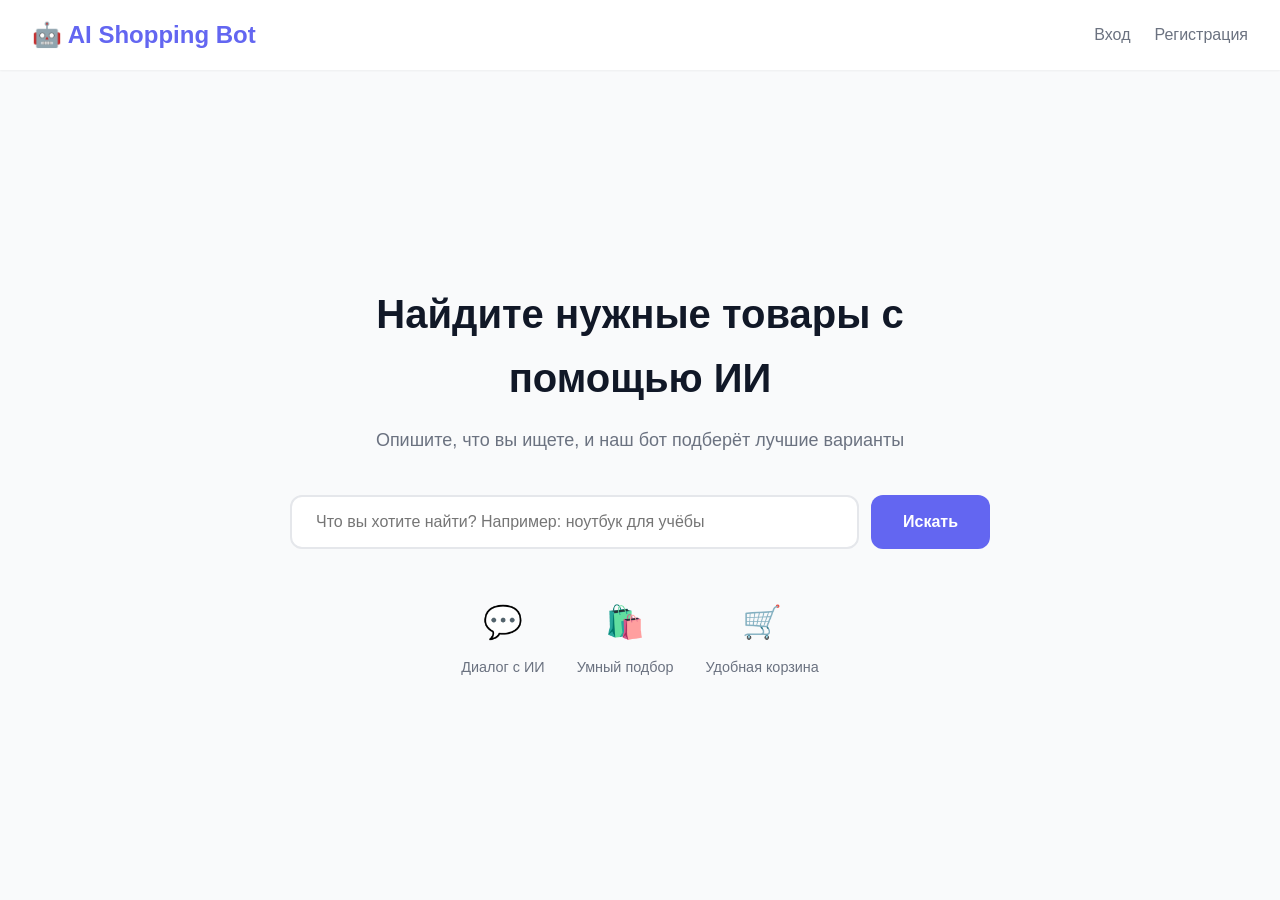
<file: index.html>
<!DOCTYPE html>
<html lang="ru">
<head>
    <meta charset="UTF-8">
    <meta name="viewport" content="width=device-width, initial-scale=1.0">
    <title>AI Shopping Bot - Поиск товаров</title>
    <link rel="stylesheet" href="styles.css">
</head>
<body>
    <nav class="navbar">
        <div class="nav-container">
            <div class="logo">🤖 AI Shopping Bot</div>
            <div class="nav-links">
                <a href="login.html" class="nav-link">Вход</a>
                <a href="register.html" class="nav-link">Регистрация</a>
            </div>
        </div>
    </nav>

    <main class="landing-main">
        <div class="search-container">
            <h1 class="landing-title">Найдите нужные товары с помощью ИИ</h1>
            <p class="landing-subtitle">Опишите, что вы ищете, и наш бот подберёт лучшие варианты</p>

            <form id="searchForm" class="search-form">
                <input 
                    type="text" 
                    id="searchInput" 
                    class="search-input" 
                    placeholder="Что вы хотите найти? Например: ноутбук для учёбы"
                >
                <button type="submit" class="search-button">Искать</button>
            </form>

            <div class="features">
                <div class="feature">
                    <span class="feature-icon">💬</span>
                    <p>Диалог с ИИ</p>
                </div>
                <div class="feature">
                    <span class="feature-icon">🛍️</span>
                    <p>Умный подбор</p>
                </div>
                <div class="feature">
                    <span class="feature-icon">🛒</span>
                    <p>Удобная корзина</p>
                </div>
            </div>
        </div>
    </main>

    <script src="app.js"></script>
    <script>
        document.getElementById('searchForm').addEventListener('submit', function(e) {
            e.preventDefault();
            const query = document.getElementById('searchInput').value.trim();

            // Сохраняем запрос если он есть
            if (query) {
                sessionStorage.setItem('searchQuery', query);
            }

            // Переходим на страницу чата в любом случае
            window.location.href = 'chat.html';
        });
    </script>
</body>
</html>
</file>
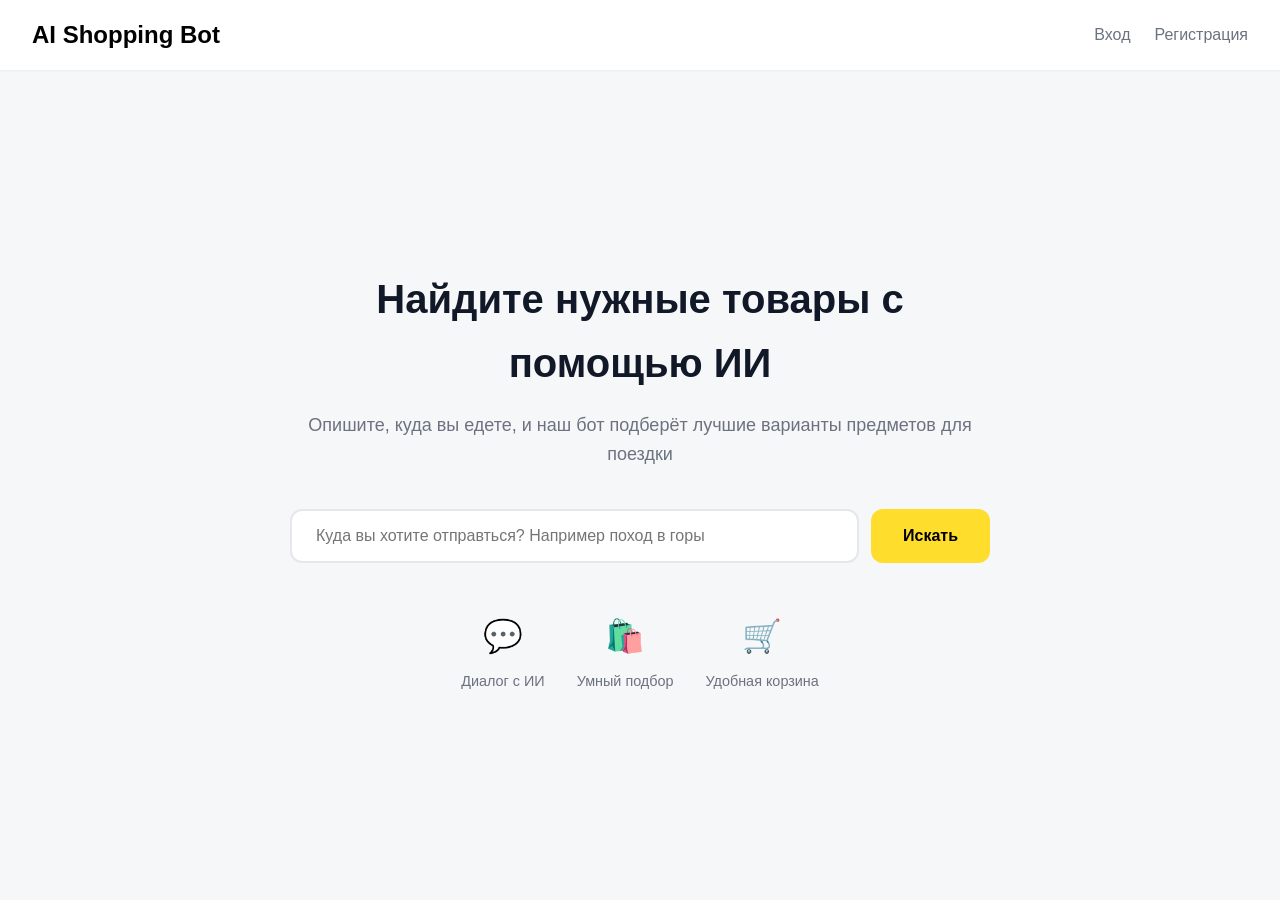
<file: html/index.html>
<!DOCTYPE html>
<html lang="ru">
<head>
    <meta charset="UTF-8">
    <meta name="viewport" content="width=device-width, initial-scale=1.0">
    <title>AI Shopping Bot - Поиск товаров</title>
    <link rel="stylesheet" href="styles.css">
</head>
<body>
    <nav class="navbar">
        <div class="nav-container">
            <div class="logo">AI Shopping Bot</div>
            <div class="nav-links">
                <a href="login.html" class="nav-link">Вход</a>
                <a href="register.html" class="nav-link">Регистрация</a>
            </div>
        </div>
    </nav>

    <main class="landing-main">
        <div class="search-container">
            <h1 class="landing-title">Найдите нужные товары с помощью ИИ</h1>
            <p class="landing-subtitle">Опишите, куда вы едете, и наш бот подберёт лучшие варианты предметов для поездки</p>

            <form id="searchForm" class="search-form">
                <input 
                    type="text" 
                    id="searchInput" 
                    class="search-input" 
                    placeholder="Куда вы хотите отправться? Например поход в горы"
                >
                <button type="submit" class="search-button">Искать</button>
            </form>

            <div class="features">
                <div class="feature">
                    <span class="feature-icon">💬</span>
                    <p>Диалог с ИИ</p>
                </div>
                <div class="feature">
                    <span class="feature-icon">🛍️</span>
                    <p>Умный подбор</p>
                </div>
                <div class="feature">
                    <span class="feature-icon">🛒</span>
                    <p>Удобная корзина</p>
                </div>
            </div>
        </div>
    </main>

    <script>
        document.getElementById('searchForm').addEventListener('submit', function(e) {
            e.preventDefault();
            const query = document.getElementById('searchInput').value.trim();

            if (query) {
                sessionStorage.setItem('searchQuery', query);
            }

            window.location.href = 'chat.html';
        });
    </script>
</body>
</html>
</file>
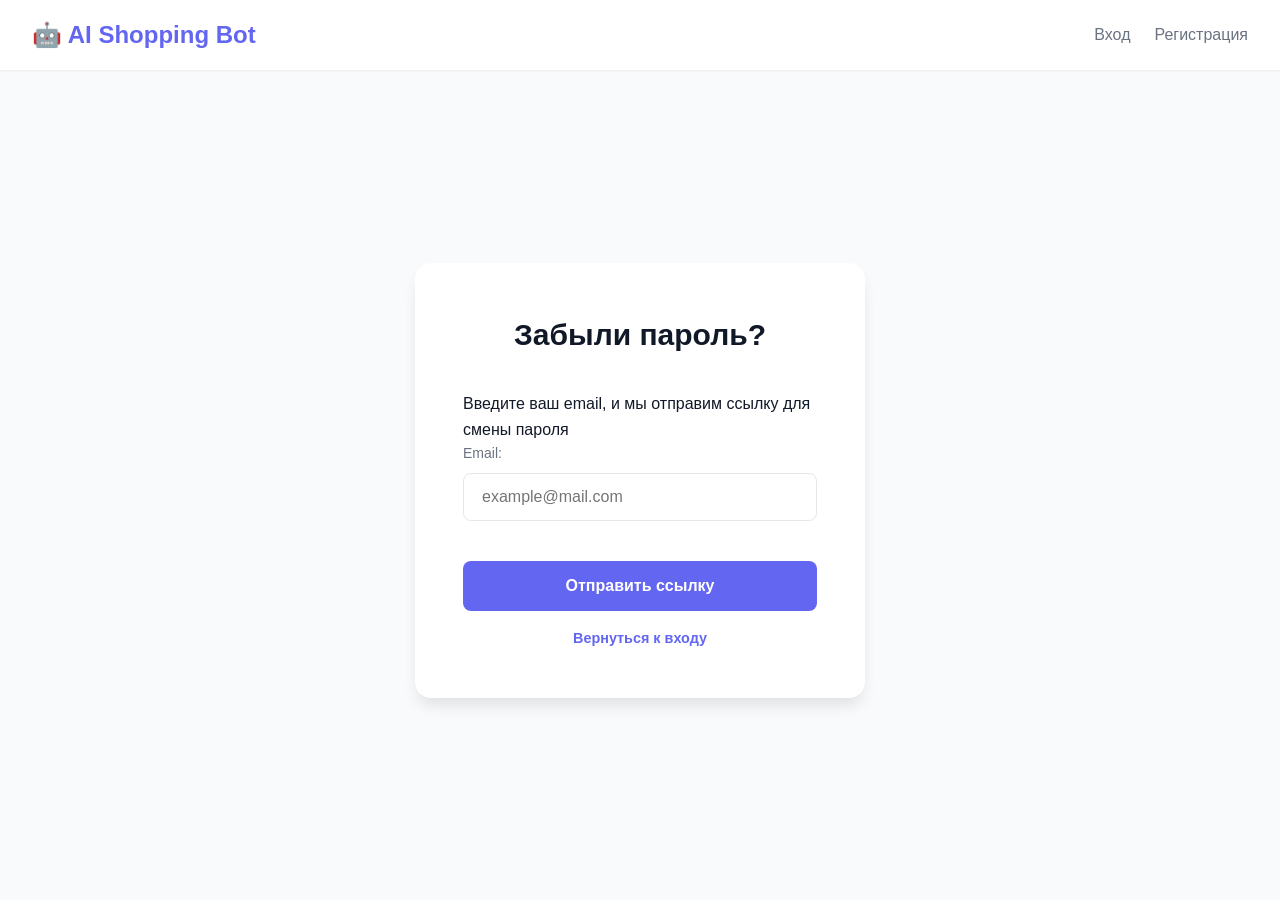
<file: change-password.html>
<!DOCTYPE html>
<html lang="ru">
<head>
  <meta charset="UTF-8">
  <title>Смена пароля</title>
<link rel="stylesheet" href="styles.css">
</head>
<body>
    <nav class="navbar">
        <div class="nav-container">
            <div class="logo">🤖 AI Shopping Bot</div>
            <div class="nav-links">
                <a href="login.html" class="nav-link">Вход</a>
                <a href="register.html" class="nav-link">Регистрация</a>
            </div>
        </div>
    </nav>
    <main class="auth-main">
        <div class="auth-container">
            <h2 class="auth-title">Забыли пароль?</h2>
            <p>Введите ваш email, и мы отправим ссылку для смены пароля</p>

            <form id="changePasswordForm" class="auth-form">
              <div class="form-group">
                <label for="email">Email:</label>
                <input 
                  type="email" 
                  id="email" 
                  class="form-input"
                  required
                  placeholder="example@mail.com"
                >
              </div>

              <button type="submit" class="submit-btn">Отправить ссылку</button>

              <div id="error" class="error-message"></div>
              <div id="success" class="success-message"></div>
            </form>
            <div class="form-footer">
                <a href="login.html" class="link">Вернуться к входу</a>
            </div>
        </div>
    </main>
    <script src="app.js"></script>
</body>
</html>
</file>
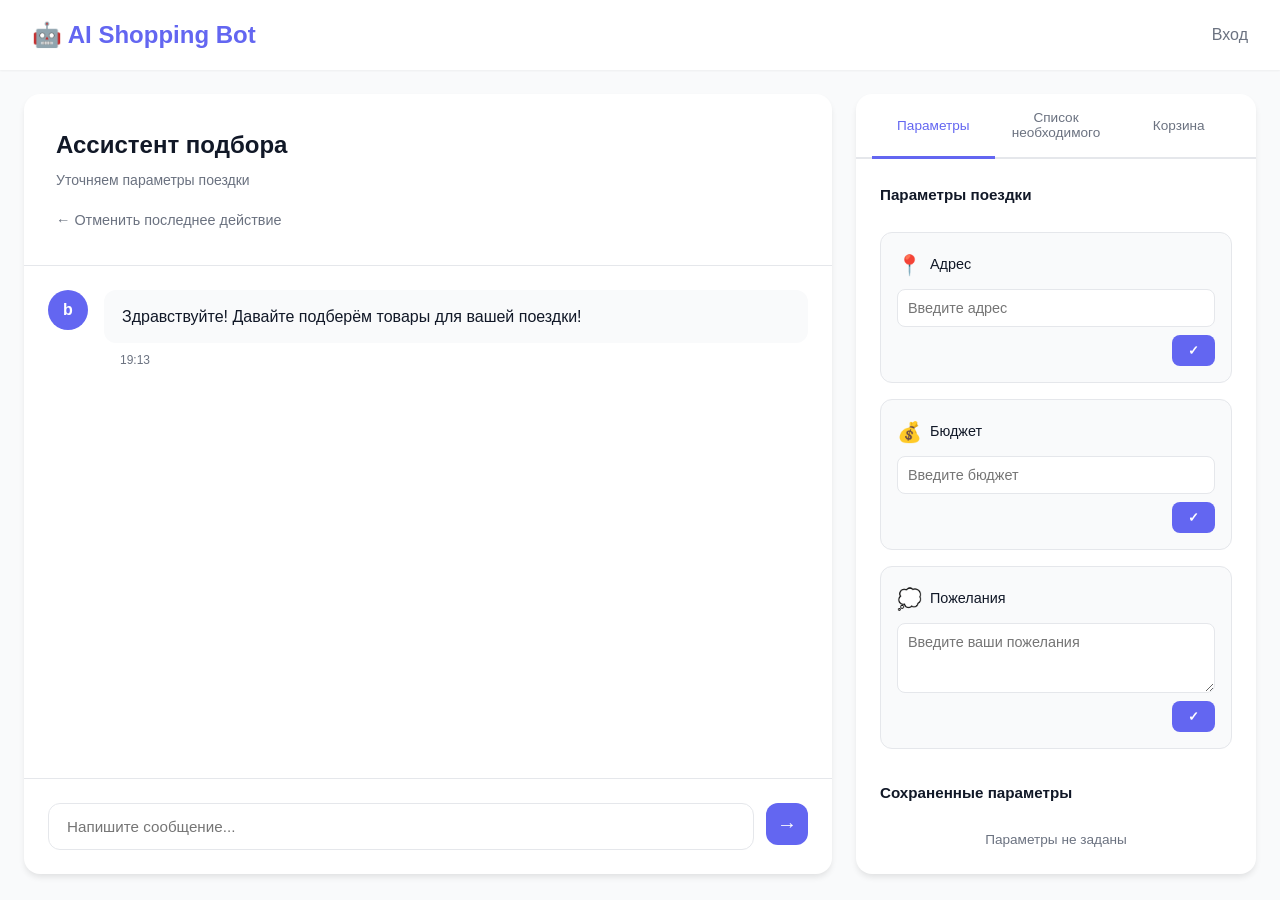
<file: chat.html>
<!DOCTYPE html>
<html lang="ru">
<head>
    <meta charset="UTF-8">
    <meta name="viewport" content="width=device-width, initial-scale=1.0">
    <title>Ассистент подбора - Чат</title>
    <link rel="stylesheet" href="styles.css">
</head>
<body>
    <nav class="navbar">
        <div class="nav-container">
            <div class="logo">
                <a href="index.html" style="text-decoration: none; color: inherit;">🤖 AI Shopping Bot</a>
            </div>
            <div class="nav-links">
                <a href="login.html" class="nav-link">Вход</a>
            </div>
        </div>
    </nav>
    <div class="app-container">
        <!-- Левая панель: Чат -->
        <main class="chat-container">
            <div class="chat-header">
                <h1>Ассистент подбора</h1>
                <p class="subtitle">Уточняем параметры поездки</p>
                <button class="undo-btn">← Отменить последнее действие</button>
            </div>

            <div class="chat-messages" id="chatMessages">
                <!-- Сообщения добавляются динамически -->
            </div>

            <div class="chat-input-area">
                <input 
                    type="text" 
                    id="messageInput" 
                    class="chat-input" 
                    placeholder="Напишите сообщение..."
                    autocomplete="off"
                >
                <button class="send-btn" id="sendBtn">→</button>
            </div>
        </main>

        <!-- Правая панель -->
        <aside class="right-panel">
            <!-- Табы -->
            <div class="tabs-header">
                <button class="tab-btn active" data-tab="params">Параметры</button>
                <button class="tab-btn" data-tab="offers">Список необходимого</button>
                <button class="tab-btn" data-tab="cart">Корзина</button>
            </div>

            <!-- Содержимое табов -->
            <div class="tabs-content">
                <!-- ТАБ 1: ПАРАМЕТРЫ -->
                <div class="tab-content active" id="tab-params">
                    <div class="section-title">Параметры поездки</div>

                    <div class="param-group">
                        <div class="param-label">
                            <span class="param-icon">📍</span>
                            <span>Адрес</span>
                        </div>
                        <input 
                            type="text" 
                            id="addressInput" 
                            class="param-input" 
                            placeholder="Введите адрес"
                        >
                        <button class="edit-btn" onclick="saveParam('address')">✓</button>
                    </div>

                    <div class="param-group">
                        <div class="param-label">
                            <span class="param-icon">💰</span>
                            <span>Бюджет</span>
                        </div>
                        <input 
                            type="number" 
                            id="budgetInput" 
                            class="param-input" 
                            placeholder="Введите бюджет"
                        >
                        <button class="edit-btn" onclick="saveParam('budget')">✓</button>
                    </div>

                    <div class="param-group">
                        <div class="param-label">
                            <span class="param-icon">💭</span>
                            <span>Пожелания</span>
                        </div>
                        <textarea 
                            id="wishesInput" 
                            class="param-textarea" 
                            placeholder="Введите ваши пожелания"
                            rows="3"
                        ></textarea>
                        <button class="edit-btn" onclick="saveParam('wishes')">✓</button>
                    </div>

                    <div class="saved-params" id="savedParams">
                        <div class="section-title">Сохраненные параметры</div>
                        <div id="paramsList">
                            <p class="empty-message">Параметры не заданы</p>
                        </div>
                    </div>
                </div>

                <!-- ТАБ 2: СПИСОК НЕОБХОДИМОГО -->
                <div class="tab-content" id="tab-offers">
                    <div class="section-title">Список необходимого</div>

                    <button class="add-btn" id="addOfferBtn">+ Добавить товар</button>

                    <!-- Форма добавления товара (БЕЗ ЦЕНЫ!) -->
                    <div class="offer-form" id="offerForm" style="display: none;">
                        <h3>Добавить товар</h3>
                        <input type="text" id="offerName" placeholder="Название товара" class="form-input">
                        <textarea id="offerDesc" placeholder="Описание" class="form-textarea" rows="2"></textarea>
                        <input type="number" id="offerCount" placeholder="Количество" class="form-input" value="1" min="1">
                        <div class="form-buttons">
                            <button class="save-offer-btn" id="saveOfferBtn">Сохранить</button>
                            <button class="cancel-offer-btn" id="cancelOfferBtn">Отмена</button>
                        </div>
                    </div>

                    <div class="offers-list" id="offersList">
                        <!-- Товары добавляются динамически -->
                    </div>
                </div>

                <!-- ТАБ 3: КОРЗИНА -->
                <div class="tab-content" id="tab-cart">
                    <div class="section-title">Корзина</div>

                    <div class="cart-items" id="cartItems">
                        <!-- Товары добавляются динамически -->
                    </div>

                    <div class="cart-summary" id="cartSummary" style="display: none;">
                        <div class="summary-row">
                            <span>Всего товаров:</span>
                            <span id="totalItems">0</span>
                        </div>
                        <div class="summary-row total">
                            <span>Сумма:</span>
                            <span id="totalSum">0 ₽</span>
                        </div>
                        <button class="checkout-btn">Оформить заказ</button>
                    </div>

                    <div class="empty-cart" id="emptyCart">
                        Корзина пуста
                    </div>
                </div>
            </div>
        </aside>
    </div>

    <script src="app.js"></script>
</body>
</html>
</file>
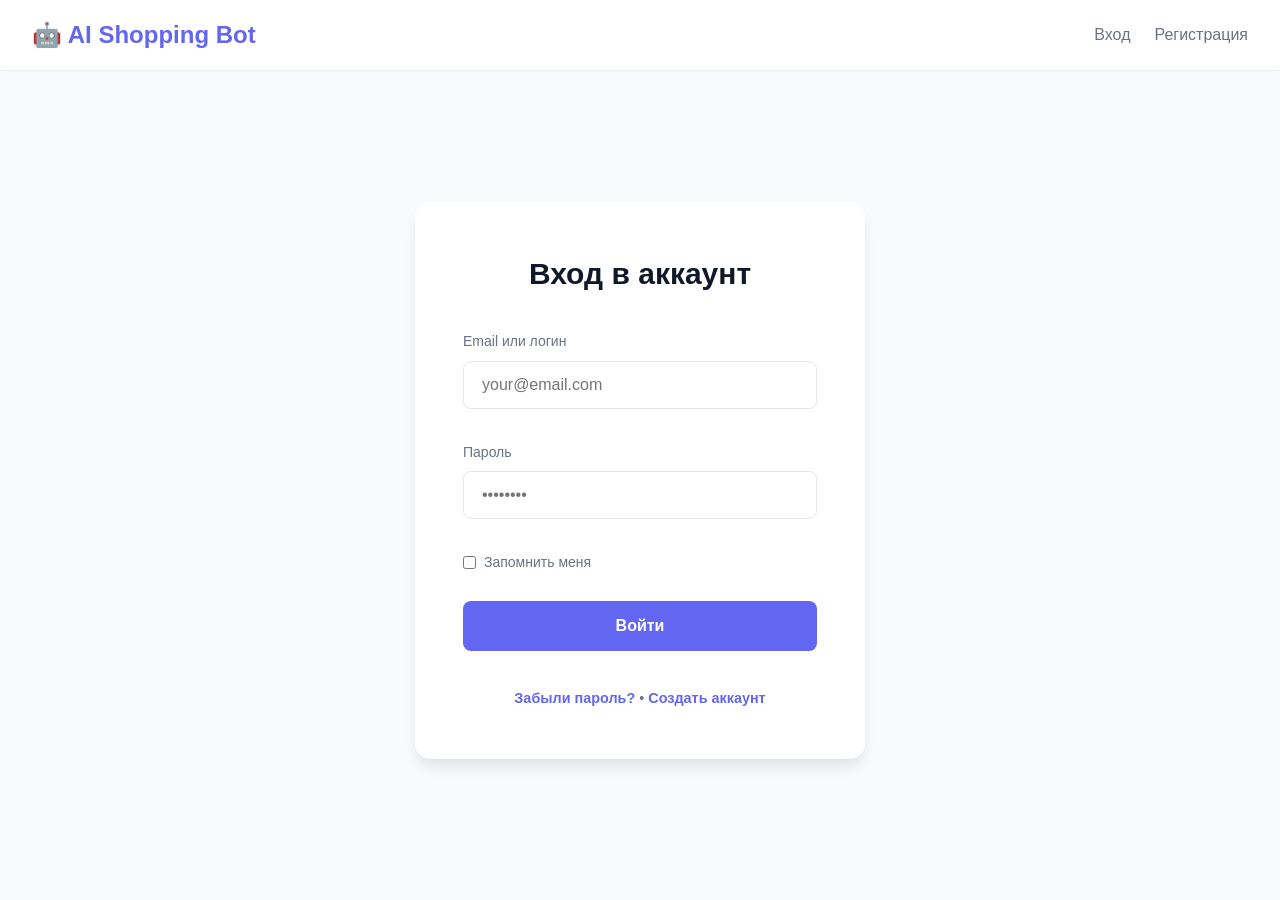
<file: login.html>
<!DOCTYPE html>
<html lang="ru">
<head>
    <meta charset="UTF-8">
    <meta name="viewport" content="width=device-width, initial-scale=1.0">
    <title>Вход - AI Shopping Bot</title>
    <link rel="stylesheet" href="styles.css">
</head>
<body>
    <nav class="navbar">
        <div class="nav-container">
            <div class="logo">
                <a href="index.html" style="text-decoration: none; color: inherit;">🤖 AI Shopping Bot</a>
            </div>
            <div class="nav-links">
                <a href="login.html" class="nav-link">Вход</a>
                <a href="register.html" class="nav-link">Регистрация</a>
            </div>
        </div>
    </nav>

    <main class="auth-main">
        <div class="auth-container">
            <h1 class="auth-title">Вход в аккаунт</h1>

            <form id="loginForm" class="auth-form">
                <div class="form-group">
                    <label for="loginEmail">Email или логин</label>
                    <input 
                        type="text" 
                        id="loginEmail" 
                        class="form-input" 
                        placeholder="your@email.com"
                        required
                    >
                </div>

                <div class="form-group">
                    <label for="loginPassword">Пароль</label>
                    <input 
                        type="password" 
                        id="loginPassword" 
                        class="form-input" 
                        placeholder="••••••••"
                        required
                    >
                </div>

                <div class="form-group checkbox-group">
                    <label class="checkbox-label">
                        <input type="checkbox" id="rememberMe">
                        Запомнить меня
                    </label>
                </div>

                <div id="loginError" class="error-message"></div>
                <div id="loginSuccess" class="success-message"></div>

                <button type="submit" class="submit-btn">Войти</button>

                <div class="form-footer">
                    <a href="reset-password.html" class="link">Забыли пароль?</a>
                    <span>•</span>
                    <a href="register.html" class="link">Создать аккаунт</a>
                </div>
            </form>
        </div>
    </main>

    <script src="app.js"></script>
</body>
</html>
</file>
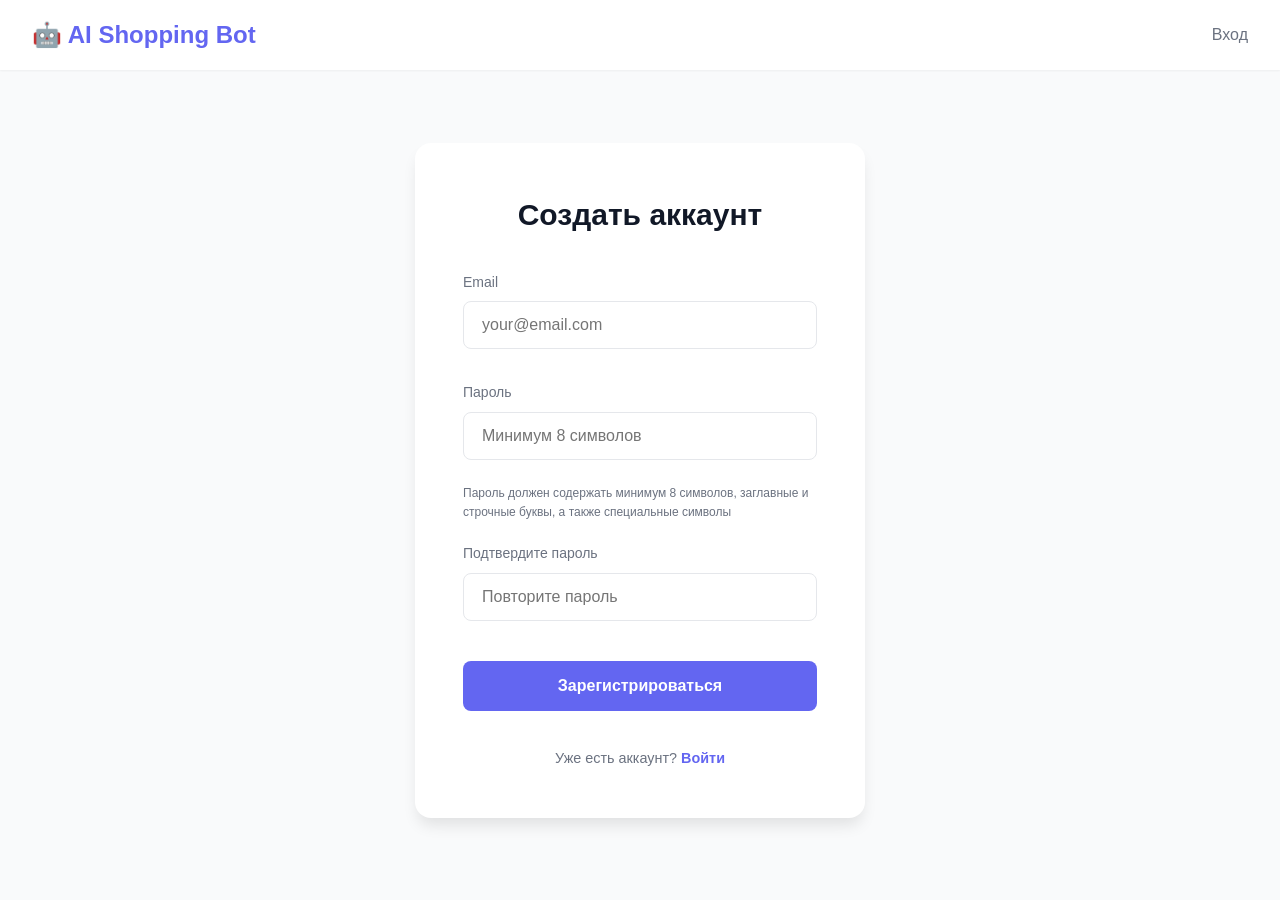
<file: register.html>
<!DOCTYPE html>
<html lang="ru">
<head>
    <meta charset="UTF-8">
    <meta name="viewport" content="width=device-width, initial-scale=1.0">
    <title>Регистрация - AI Shopping Bot</title>
    <link rel="stylesheet" href="styles.css">
</head>
<body>
    <nav class="navbar">
        <div class="nav-container">
            <div class="logo">
                <a href="index.html" style="text-decoration: none; color: inherit;">🤖 AI Shopping Bot</a>
            </div>
            <div class="nav-links">
                <a href="login.html" class="nav-link">Вход</a>
            </div>
        </div>
    </nav>

    <main class="auth-main">
        <div class="auth-container">
            <h1 class="auth-title">Создать аккаунт</h1>

            <form id="registerForm" class="auth-form">

                <div class="form-group">
                    <label for="registerEmail">Email</label>
                    <input 
                        type="email" 
                        id="registerEmail" 
                        class="form-input" 
                        placeholder="your@email.com"
                        required
                    >
                </div>

                <div class="form-group">
                    <label for="registerPassword">Пароль</label>
                    <input 
                        type="password" 
                        id="registerPassword" 
                        class="form-input" 
                        placeholder="Минимум 8 символов"
                        required
                        minlength="8"
                    >
                    <small class="password-hint">
                        Пароль должен содержать минимум 8 символов, заглавные и строчные буквы, а также специальные символы
                    </small>
                </div>

                <div class="form-group">
                    <label for="registerPasswordConfirm">Подтвердите пароль</label>
                    <input 
                        type="password" 
                        id="registerPasswordConfirm" 
                        class="form-input" 
                        placeholder="Повторите пароль"
                        required
                    >
                </div>

                <div id="registerError" class="error-message"></div>
                <div id="registerSuccess" class="success-message"></div>

                <button type="submit" class="submit-btn">Зарегистрироваться</button>

                <div class="form-footer">
                    <span>Уже есть аккаунт?</span>
                    <a href="login.html" class="link">Войти</a>
                </div>
            </form>
        </div>
    </main>

    <script src="app.js"></script>
</body>
</html>
</file>
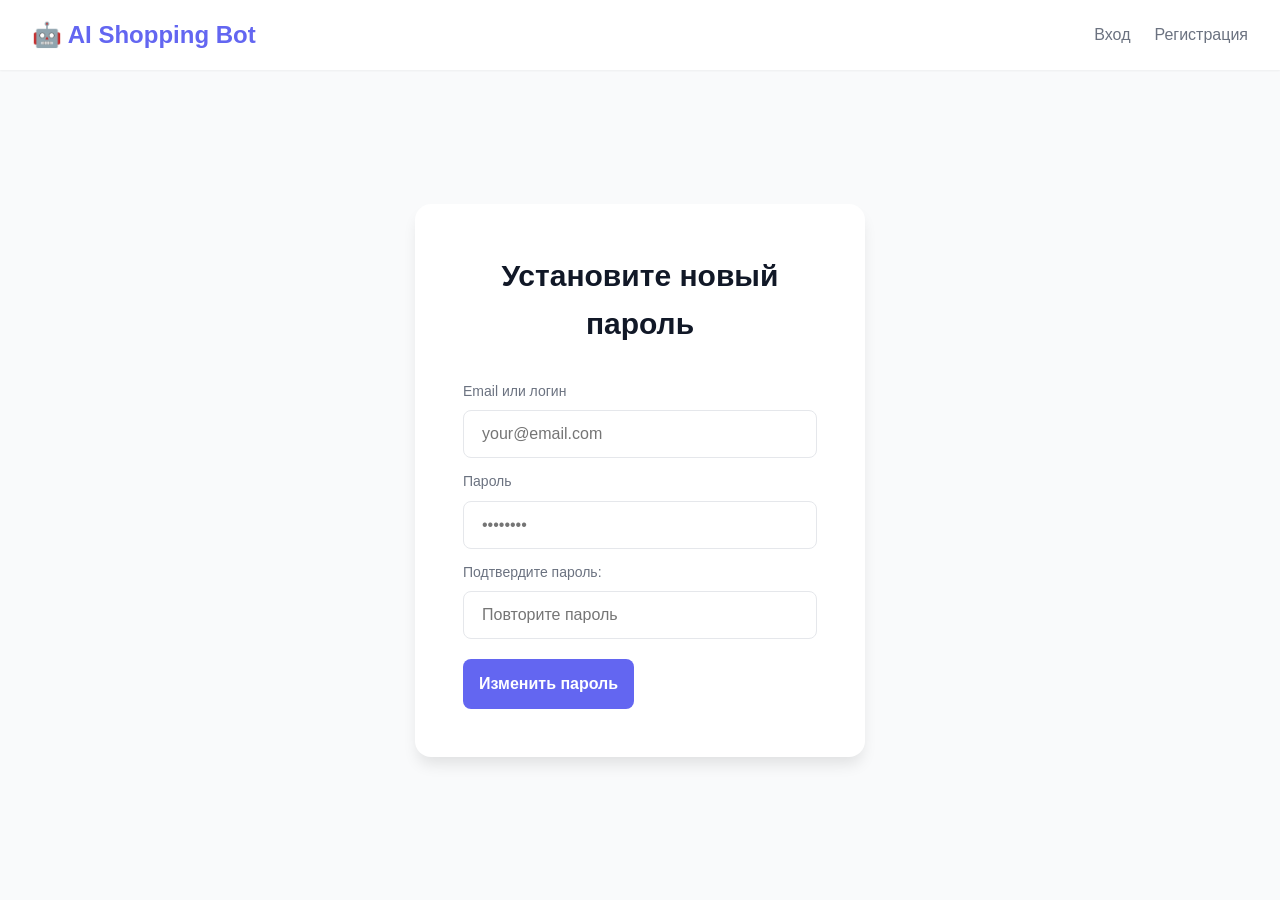
<file: reset-password.html>
<!DOCTYPE html>
<html lang="ru">
<head>
    <meta charset="UTF-8">
    <title>Установка нового пароля</title>
    <link rel="stylesheet" href="styles.css">
</head>
<body>
    <nav class="navbar">
        <div class="nav-container">
            <div class="logo">
                <a href="index.html" style="text-decoration: none; color: inherit;">🤖 AI Shopping Bot</a>
            </div>
            <div class="nav-links">
                <a href="login.html" class="nav-link">Вход</a>
                <a href="register.html" class="nav-link">Регистрация</a>
            </div>
        </div>
    </nav>
    <main class="auth-main">
        <div class="auth-container">
            <h2 class="auth-title">Установите новый пароль</h2>
            <div class="form-group">
                <label for="loginEmail">Email или логин</label>
                <input 
                    type="text" 
                    id="loginEmail" 
                    class="form-input" 
                    placeholder="your@email.com"
                    required
                >
            </div>
            <form class="loginForm" id="resetPasswordForm">
                
                <div class="form-group">
                    <label for="newPassword">Пароль</label>
                    <input 
                        type="password" 
                        id="newPassword" 
                        class="form-input" 
                        placeholder="••••••••"
                        required
                    >
                </div>

                <div class="form-group">
                    <label for="confirmPassword">Подтвердите пароль:</label>
                    <input 
                      type="password" 
                      id="confirmPassword"
                      class="form-input" 
                      required
                      placeholder="Повторите пароль"
                    >
                </div>

                

                <div id="error" class="error-message"></div>
                <div id="success" class="success-message"></div>

                <button type="submit" class="submit-btn">Изменить пароль</button>
            </form>
        </div>
    </main>
    <script src="app.js"></script>
</body>
</html>
</file>
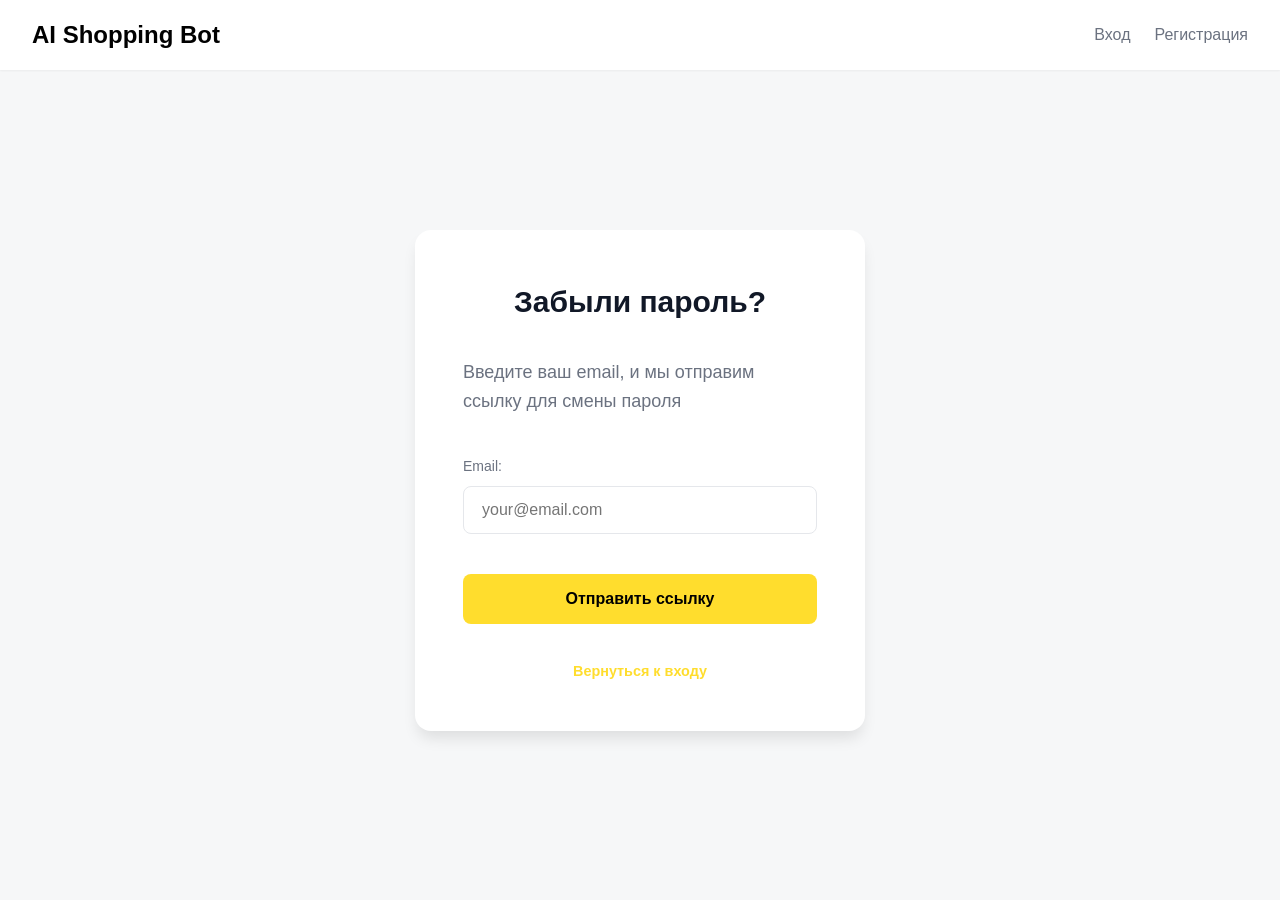
<file: html/change-password.html>
<!DOCTYPE html>
<html lang="ru">
<head>
    <meta charset="UTF-8">
    <meta name="viewport" content="width=device-width, initial-scale=1.0">
    <title>Восстановление пароля - AI Shopping Bot</title>
    <link rel="stylesheet" href="styles.css">
</head>
<body>
    <nav class="navbar">
        <div class="nav-container">
            <div class="logo">
                <a href="index.html" style="text-decoration: none; color: inherit;">AI Shopping Bot</a>
            </div>
            <div class="nav-links">
                <a href="login.html" class="nav-link">Вход</a>
                <a href="register.html" class="nav-link">Регистрация</a>
            </div>
        </div>
    </nav>

    <main class="auth-main">
        <div class="auth-container">
            <h1 class="auth-title">Забыли пароль?</h1>
            <p class="landing-subtitle">Введите ваш email, и мы отправим ссылку для смены пароля</p>

            <form id="resetPasswordForm" class="auth-form">
                <div class="form-group">
                    <label for="resetEmail">Email:</label>
                    <input 
                        type="email" 
                        id="resetEmail" 
                        class="form-input" 
                        placeholder="your@email.com"
                        required
                    >
                </div>

                <div id="resetError" class="error-message"></div>
                <div id="resetSuccess" class="success-message"></div>

                <button type="submit" class="submit-btn">Отправить ссылку</button>

                <div class="form-footer">
                    <a href="login.html" class="link">Вернуться к входу</a>
                </div>
            </form>
        </div>
    </main>

    <script type="module" src="../src/login.js"></script>
</body>
</html>
</file>
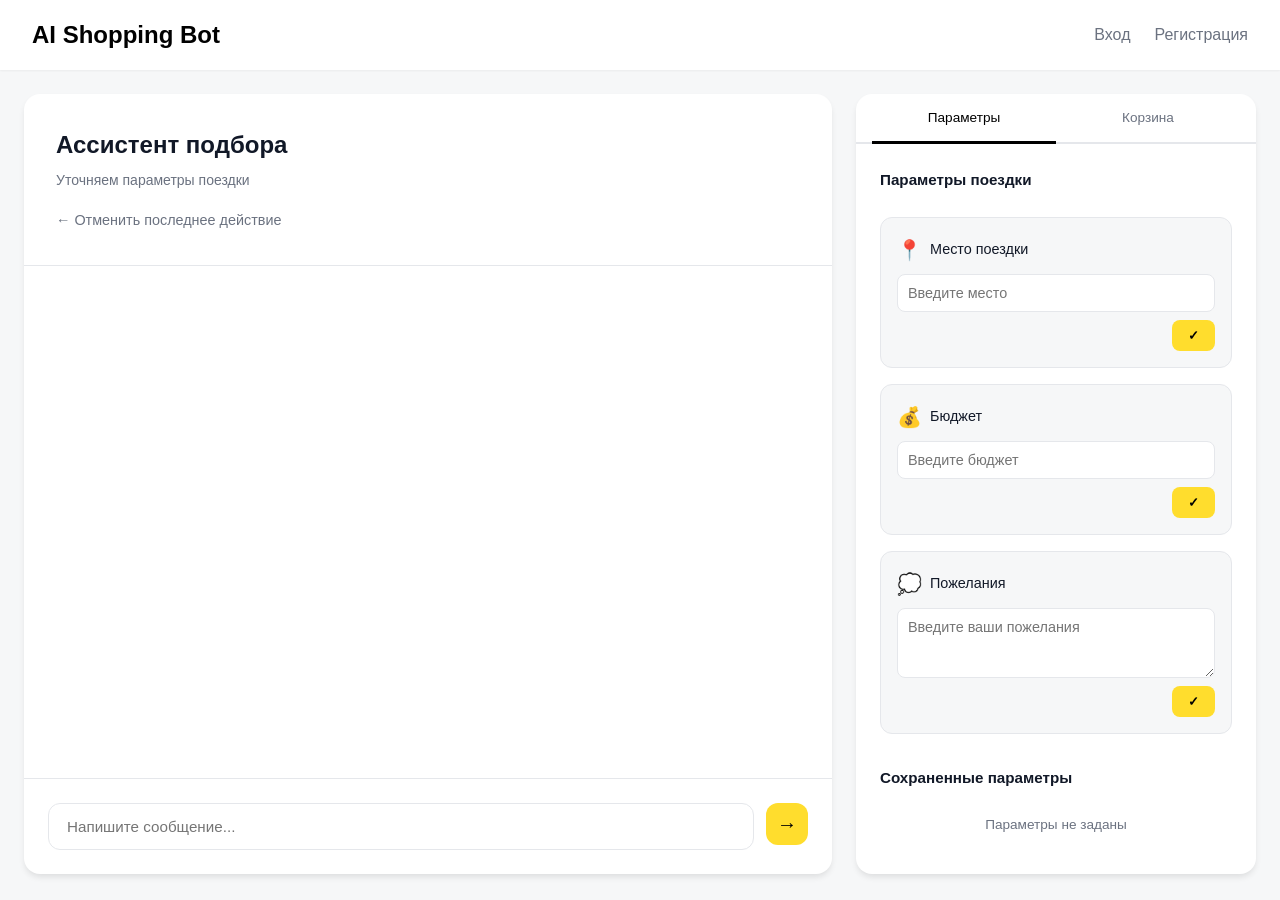
<file: html/chat.html>
<!DOCTYPE html>
<html lang="ru">
<head>
    <meta charset="UTF-8">
    <meta name="viewport" content="width=device-width, initial-scale=1.0">
    <title>Ассистент подбора - Чат</title>
    <link rel="stylesheet" href="styles.css">
</head>
<body>
    <nav class="navbar">
        <div class="nav-container">
            <div class="logo">
                <a href="index.html" style="text-decoration: none; color: inherit;">AI Shopping Bot</a>
            </div>
            <div class="nav-links">
                <a href="login.html" class="nav-link">Вход</a>
                <a href="register.html" class="nav-link">Регистрация</a>
            </div>
        </div>
    </nav>
    <div class="app-container">
        <!-- Левая панель: Чат -->
        <main class="chat-container">
            <div class="chat-header">
                <h1>Ассистент подбора</h1>
                <p class="subtitle">Уточняем параметры поездки</p>
                <button class="undo-btn">← Отменить последнее действие</button>
            </div>

            <div class="chat-messages" id="chatMessages">
                <!-- Сообщения добавляются динамически -->
            </div>

            <div class="chat-input-area">
                <input 
                    type="text" 
                    id="messageInput" 
                    class="chat-input" 
                    placeholder="Напишите сообщение..."
                    autocomplete="off"
                >
                <button class="send-btn" id="sendBtn">→</button>
            </div>
        </main>

        <!-- Правая панель -->
        <aside class="right-panel">
            <!-- Табы -->
            <div class="tabs-header">
                <button class="tab-btn active" data-tab="params">Параметры</button>
                <button class="tab-btn" data-tab="cart">Корзина</button>
            </div>

            <!-- Содержимое табов -->
            <div class="tabs-content">
                <!-- ТАБ 1: ПАРАМЕТРЫ -->
                <div class="tab-content active" id="tab-params">
                    <div class="section-title">Параметры поездки</div>

                    <div class="param-group">
                        <div class="param-label">
                            <span class="param-icon">📍</span>
                            <span>Место поездки</span>
                        </div>
                        <input 
                            type="text" 
                            id="addressInput" 
                            class="param-input" 
                            placeholder="Введите место"
                        >
                        <button class="edit-btn" onclick="saveParam('address')">✓</button>
                    </div>

                    <div class="param-group">
                        <div class="param-label">
                            <span class="param-icon">💰</span>
                            <span>Бюджет</span>
                        </div>
                        <input 
                            type="number" 
                            id="budgetInput" 
                            class="param-input" 
                            placeholder="Введите бюджет"
                        >
                        <button class="edit-btn" onclick="saveParam('budget')">✓</button>
                    </div>

                    <div class="param-group">
                        <div class="param-label">
                            <span class="param-icon">💭</span>
                            <span>Пожелания</span>
                        </div>
                        <textarea 
                            id="wishesInput" 
                            class="param-textarea" 
                            placeholder="Введите ваши пожелания"
                            rows="3"
                        ></textarea>
                        <button class="edit-btn" onclick="saveParam('wishes')">✓</button>
                    </div>

                    <div class="saved-params" id="savedParams">
                        <div class="section-title">Сохраненные параметры</div>
                        <div id="paramsList">
                            <p class="empty-message">Параметры не заданы</p>
                        </div>
                    </div>
                </div>

                <!-- ТАБ 3: КОРЗИНА -->
                <div class="tab-content" id="tab-cart">
                    <div class="section-title">Корзина</div>

                    <div class="cart-items" id="cartItems">
                        <!-- Товары добавляются динамически -->
                    </div>

                    <div class="cart-summary" id="cartSummary" style="display: none;">
                        <div class="summary-row">
                            <span>Всего товаров:</span>
                            <span id="totalItems">0</span>
                        </div>
                        <div class="summary-row total">
                            <span>Сумма:</span>
                            <span id="totalSum">0 ₽</span>
                        </div>
                        <button id="checkoutBtn" class="checkout-btn" onclick="checkoutCart()">🛒 Оформить заказ</button>
                    </div>

                    <div class="empty-cart" id="emptyCart">
                        Корзина пуста
                    </div>
                </div>
            </div>
        </aside>
    </div>

    <script type="module" src="../src/app.js"></script>
</body>
</html>
</file>
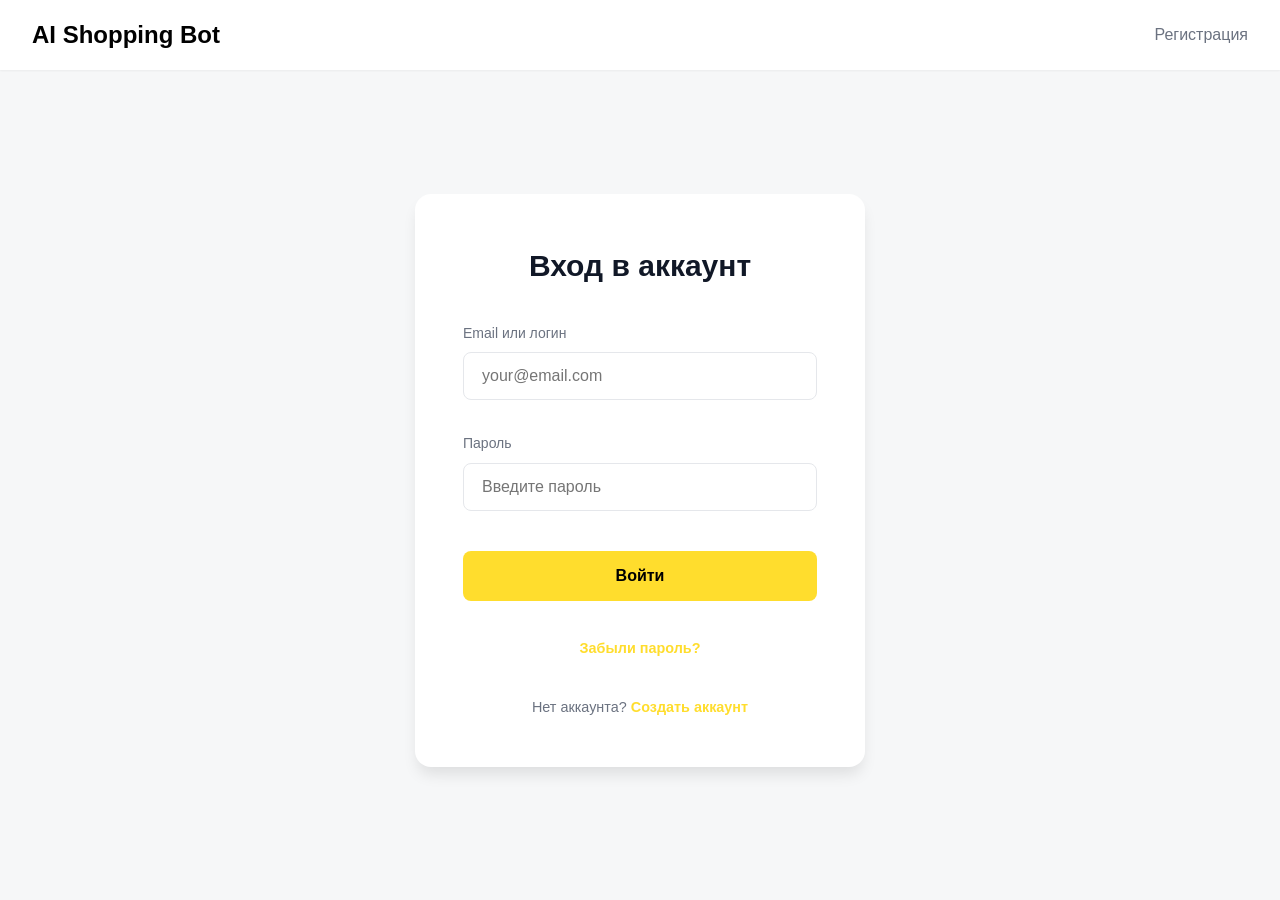
<file: html/login.html>
<!DOCTYPE html>
<html lang="ru">
<head>
    <meta charset="UTF-8">
    <meta name="viewport" content="width=device-width, initial-scale=1.0">
    <title>Вход - AI Shopping Bot</title>
    <link rel="stylesheet" href="styles.css">
</head>
<body>
    <nav class="navbar">
        <div class="nav-container">
            <div class="logo">
                <a href="index.html" style="text-decoration: none; color: inherit;">AI Shopping Bot</a>
            </div>
            <div class="nav-links">
                <a href="register.html" class="nav-link">Регистрация</a>
            </div>
        </div>
    </nav>

    <main class="auth-main">
        <div class="auth-container">
            <h1 class="auth-title">Вход в аккаунт</h1>

            <form id="loginForm" class="auth-form">
                <div class="form-group">
                    <label for="loginEmail">Email или логин</label>
                    <input 
                        type="text" 
                        id="loginEmail" 
                        class="form-input" 
                        placeholder="your@email.com"
                        required
                    >
                </div>

                <div class="form-group">
                    <label for="loginPassword">Пароль</label>
                    <input 
                        type="password" 
                        id="loginPassword" 
                        class="form-input" 
                        placeholder="Введите пароль"
                        required
                    >
                </div>

                <div id="loginError" class="error-message"></div>
                <div id="loginSuccess" class="success-message"></div>

                <button type="submit" class="submit-btn">Войти</button>

                <div class="form-footer">
                    <a href="reset-password.html" class="link">Забыли пароль?</a>
                </div>

                <div class="form-footer">
                    <span>Нет аккаунта?</span>
                    <a href="register.html" class="link">Создать аккаунт</a>
                </div>
            </form>
        </div>
    </main>

    <script type="module" src="../src/login.js"></script>
</body>
</html>
</file>
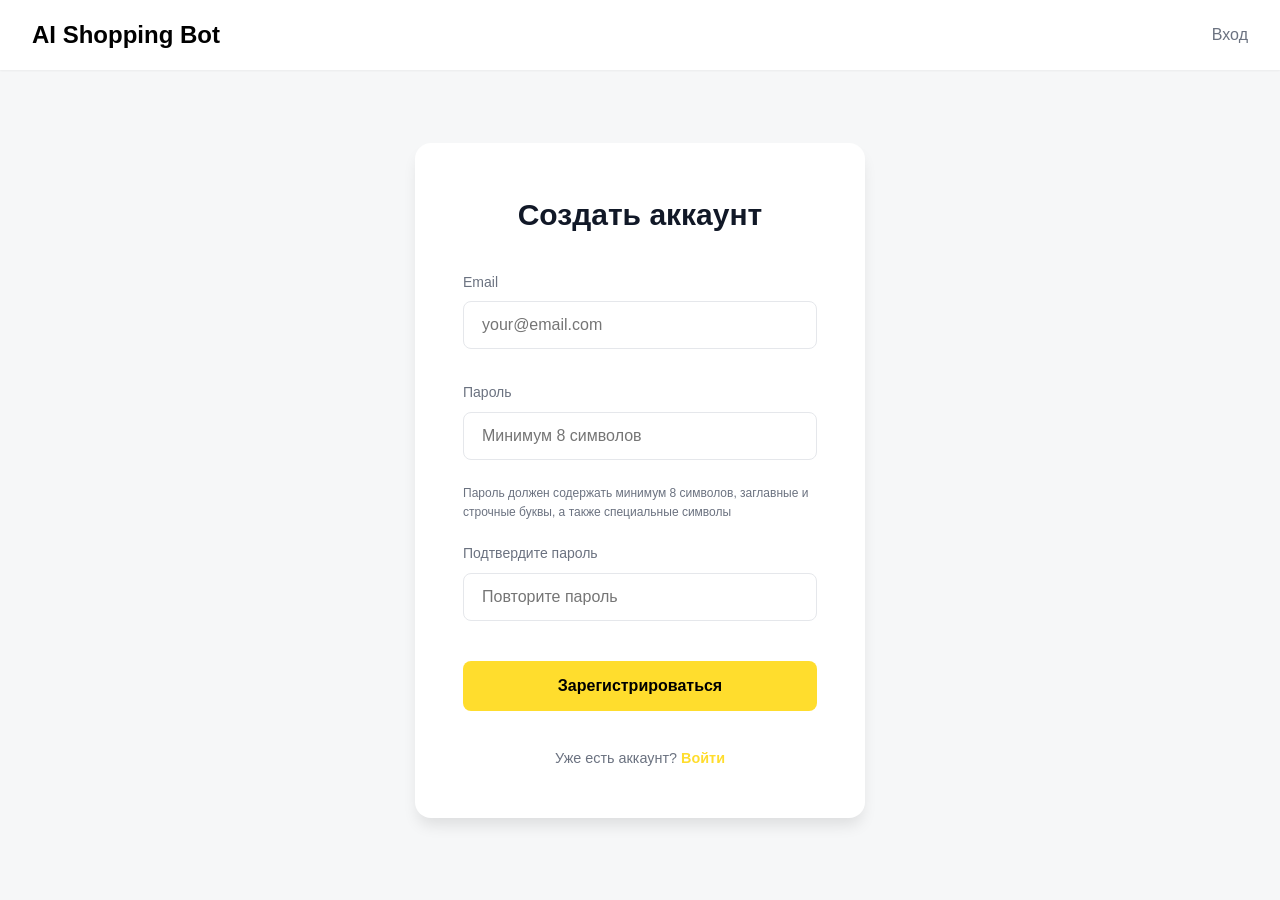
<file: html/register.html>
<!DOCTYPE html>
<html lang="ru">
<head>
    <meta charset="UTF-8">
    <meta name="viewport" content="width=device-width, initial-scale=1.0">
    <title>Регистрация - AI Shopping Bot</title>
    <link rel="stylesheet" href="styles.css">
</head>
<body>
    <nav class="navbar">
        <div class="nav-container">
            <div class="logo">
                <a href="index.html" style="text-decoration: none; color: inherit;">AI Shopping Bot</a>
            </div>
            <div class="nav-links">
                <a href="login.html" class="nav-link">Вход</a>
            </div>
        </div>
    </nav>
<script type="module" src="../src/login.js"></script>
    <main class="auth-main">
        <div class="auth-container">
            <h1 class="auth-title">Создать аккаунт</h1>

            <form id="registerForm" class="auth-form">

                <div class="form-group">
                    <label for="registerEmail">Email</label>
                    <input 
                        type="email" 
                        id="registerEmail" 
                        class="form-input" 
                        placeholder="your@email.com"
                        required
                    >
                </div>

                <div class="form-group">
                    <label for="registerPassword">Пароль</label>
                    <input 
                        type="password" 
                        id="registerPassword" 
                        class="form-input" 
                        placeholder="Минимум 8 символов"
                        required
                        minlength="8"
                    >
                    <small class="password-hint">
                        Пароль должен содержать минимум 8 символов, заглавные и строчные буквы, а также специальные символы
                    </small>
                </div>

                <div class="form-group">
                    <label for="registerPasswordConfirm">Подтвердите пароль</label>
                    <input 
                        type="password" 
                        id="registerPasswordConfirm" 
                        class="form-input" 
                        placeholder="Повторите пароль"
                        required
                    >
                </div>

                <div id="registerError" class="error-message"></div>
                <div id="registerSuccess" class="success-message"></div>

                <button type="submit" class="submit-btn">Зарегистрироваться</button>

                <div class="form-footer">
                    <span>Уже есть аккаунт?</span>
                    <a href="login.html" class="link">Войти</a>
                </div>
            </form>
        </div>
    </main>

    
</body>
</html>
</file>
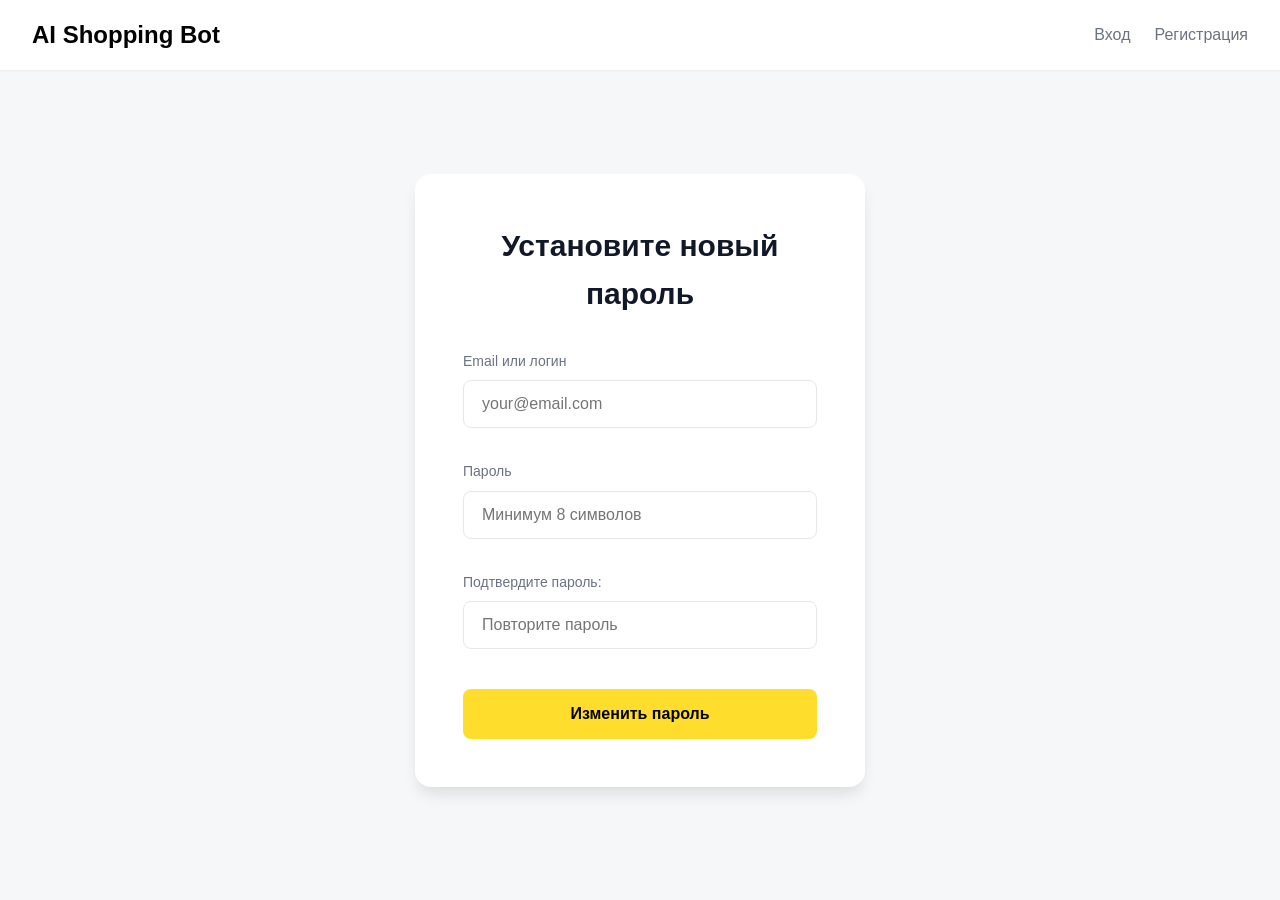
<file: html/reset-password.html>
<!DOCTYPE html>
<html lang="ru">
<head>
    <meta charset="UTF-8">
    <meta name="viewport" content="width=device-width, initial-scale=1.0">
    <title>Смена пароля - AI Shopping Bot</title>
    <link rel="stylesheet" href="styles.css">
</head>
<body>
    <nav class="navbar">
        <div class="nav-container">
            <div class="logo">
                <a href="index.html" style="text-decoration: none; color: inherit;">AI Shopping Bot</a>
            </div>
            <div class="nav-links">
                <a href="login.html" class="nav-link">Вход</a>
                <a href="register.html" class="nav-link">Регистрация</a>
            </div>
        </div>
    </nav>

    <main class="auth-main">
        <div class="auth-container">
            <h1 class="auth-title">Установите новый пароль</h1>

            <form id="changePasswordForm" class="auth-form">
                <div class="form-group">
                    <label for="changeEmail">Email или логин</label>
                    <input 
                        type="text" 
                        id="changeEmail" 
                        class="form-input" 
                        placeholder="your@email.com"
                        required
                    >
                </div>

                <div class="form-group">
                    <label for="changePassword">Пароль</label>
                    <input 
                        type="password" 
                        id="changePassword" 
                        class="form-input" 
                        placeholder="Минимум 8 символов"
                        required
                        minlength="8"
                    >
                </div>

                <div class="form-group">
                    <label for="changePasswordConfirm">Подтвердите пароль:</label>
                    <input 
                        type="password" 
                        id="changePasswordConfirm" 
                        class="form-input" 
                        placeholder="Повторите пароль"
                        required
                    >
                </div>

                <div id="changeError" class="error-message"></div>
                <div id="changeSuccess" class="success-message"></div>

                <button type="submit" class="submit-btn">Изменить пароль</button>
            </form>
        </div>
    </main>

    <script type="module" src="../src/login.js"></script>
</body>
</html>
</file>
<file: styles.css>
/* ===== ОБЩИЕ СТИЛИ ===== */
* {
    margin: 0;
    padding: 0;
    box-sizing: border-box;
}

:root {
    --primary-color: #6366f1;
    --primary-dark: #4f46e5;
    --secondary-color: #8b5cf6;
    --bg-color: #f9fafb;
    --bg-light: #ffffff;
    --text-primary: #111827;
    --text-secondary: #6b7280;
    --border-color: #e5e7eb;
    --success-color: #10b981;
    --error-color: #ef4444;
    --warning-color: #f59e0b;
    --shadow-sm: 0 1px 2px 0 rgba(0, 0, 0, 0.05);
    --shadow-md: 0 4px 6px -1px rgba(0, 0, 0, 0.1);
    --shadow-lg: 0 10px 15px -3px rgba(0, 0, 0, 0.1);
}

body {
    font-family: -apple-system, BlinkMacSystemFont, 'Segoe UI', Roboto, 'Helvetica Neue', Arial, sans-serif;
    background-color: var(--bg-color);
    color: var(--text-primary);
    line-height: 1.6;
    height: 100vh;
    overflow: hidden;
}

/* ===== НАВИГАЦИЯ ===== */
.navbar {
    background-color: var(--bg-light);
    box-shadow: var(--shadow-sm);
    padding: 1rem 0;
    position: sticky;
    top: 0;
    z-index: 100;
}

.nav-container {
    max-width: 1400px;
    margin: 0 auto;
    padding: 0 2rem;
    display: flex;
    justify-content: space-between;
    align-items: center;
}

.logo {
    font-size: 1.5rem;
    font-weight: 700;
    color: var(--primary-color);
}

.nav-links {
    display: flex;
    gap: 1.5rem;
    align-items: center;
}

.nav-link {
    text-decoration: none;
    color: var(--text-secondary);
    font-weight: 500;
    transition: color 0.2s;
}

.nav-link:hover {
    color: var(--primary-color);
}

/* ===== ГЛАВНАЯ СТРАНИЦА (LANDING) ===== */
.landing-main {
    display: flex;
    align-items: center;
    justify-content: center;
    min-height: calc(100vh - 80px);
    padding: 2rem;
}

.search-container {
    max-width: 700px;
    width: 100%;
    text-align: center;
}

.landing-title {
    font-size: 2.5rem;
    font-weight: 800;
    margin-bottom: 1rem;
    color: var(--text-primary);
}

.landing-subtitle {
    font-size: 1.125rem;
    color: var(--text-secondary);
    margin-bottom: 2.5rem;
}

.search-form {
    display: flex;
    gap: 0.75rem;
    margin-bottom: 3rem;
}

.search-input {
    flex: 1;
    padding: 1rem 1.5rem;
    font-size: 1rem;
    border: 2px solid var(--border-color);
    border-radius: 12px;
    outline: none;
    transition: all 0.2s;
}

.search-input:focus {
    border-color: var(--primary-color);
    box-shadow: 0 0 0 3px rgba(99, 102, 241, 0.1);
}

.search-button {
    padding: 1rem 2rem;
    background-color: var(--primary-color);
    color: white;
    border: none;
    border-radius: 12px;
    font-size: 1rem;
    font-weight: 600;
    cursor: pointer;
    transition: all 0.2s;
}

.search-button:hover {
    background-color: var(--primary-dark);
    transform: translateY(-2px);
    box-shadow: var(--shadow-md);
}

.features {
    display: flex;
    gap: 2rem;
    justify-content: center;
}

.feature {
    display: flex;
    flex-direction: column;
    align-items: center;
    gap: 0.5rem;
}

.feature-icon {
    font-size: 2rem;
}

.feature p {
    color: var(--text-secondary);
    font-size: 0.9rem;
}

/* ===== ГЛАВНЫЙ КОНТЕЙНЕР ===== */
.app-container {
    display: flex;
    height: 92vh;
    gap: 1.5rem;
    padding: 1.5rem;
}

/* ===== ЛЕВАЯ ПАНЕЛЬ (ЧАТ) ===== */
.chat-container {
    flex: 1;
    display: flex;
    flex-direction: column;
    background-color: var(--bg-light);
    border-radius: 16px;
    box-shadow: var(--shadow-md);
    overflow: hidden;
}

.chat-header {
    padding: 2rem;
    border-bottom: 1px solid var(--border-color);
}

.header-top {
    margin-bottom: 1rem;
}

.back-link {
    color: var(--text-secondary);
    text-decoration: none;
    font-size: 0.9rem;
    transition: color 0.2s;
}

.back-link:hover {
    color: var(--primary-color);
}

.chat-header h1 {
    font-size: 1.5rem;
    font-weight: 700;
    margin-bottom: 0.25rem;
}

.subtitle {
    color: var(--text-secondary);
    font-size: 0.875rem;
    margin-bottom: 1rem;
}

.undo-btn {
    background: none;
    border: none;
    color: var(--text-secondary);
    font-size: 0.9rem;
    cursor: pointer;
    padding: 0;
    transition: color 0.2s;
}

.undo-btn:hover {
    color: var(--primary-color);
}

.chat-messages {
    flex: 1;
    overflow-y: auto;
    padding: 1.5rem;
    display: flex;
    flex-direction: column;
    gap: 1rem;
}

.message {
    display: flex;
    gap: 1rem;
    animation: fadeIn 0.3s;
}

@keyframes fadeIn {
    from { opacity: 0; transform: translateY(10px); }
    to { opacity: 1; transform: translateY(0); }
}

.message-avatar {
    width: 40px;
    height: 40px;
    border-radius: 50%;
    background-color: var(--primary-color);
    display: flex;
    align-items: center;
    justify-content: center;
    color: white;
    font-weight: 700;
    flex-shrink: 0;
}

.message.user .message-avatar {
    background-color: var(--text-secondary);
    order: 2;
}

.message-content {
    flex: 1;
    display: flex;
    flex-direction: column;
    gap: 0.5rem;
}

.message.user .message-content {
    order: 1;
}

.message-text {
    background-color: var(--bg-color);
    padding: 0.875rem 1.125rem;
    border-radius: 12px;
    word-wrap: break-word;
}

.message.user .message-text {
    background-color: var(--primary-color);
    color: white;
}

.message-time {
    font-size: 0.75rem;
    color: var(--text-secondary);
    padding: 0 1rem;
}

.message-buttons {
    display: flex;
    gap: 0.5rem;
    flex-wrap: wrap;
    padding: 0 1rem;
}

.message-btn {
    padding: 0.5rem 1rem;
    background-color: var(--bg-color);
    border: 1px solid var(--border-color);
    border-radius: 20px;
    cursor: pointer;
    font-size: 0.85rem;
    transition: all 0.2s;
}

.message-btn:hover {
    background-color: var(--primary-color);
    color: white;
    border-color: var(--primary-color);
}

/* ===== КАРТОЧКИ ТОВАРОВ В ЧАТЕ ===== */
.product-card-chat {
    background-color: var(--bg-light);
    border: 1px solid var(--border-color);
    border-radius: 12px;
    padding: 1rem;
    max-width: 600px;
    display: flex;
    gap: 1rem;
    text-decoration: none;
    color: inherit;
    transition: all 0.2s;
}

.product-card-chat:hover {
    box-shadow: var(--shadow-md);
    transform: translateY(-2px);
}

.product-image-chat {
    width: 120px;
    height: 120px;
    border-radius: 8px;
    object-fit: cover;
    flex-shrink: 0;
    background-color: var(--bg-color);
    cursor: pointer;
}

.product-info-chat {
    flex: 1;
    display: flex;
    flex-direction: column;
    gap: 0.5rem;
}

.product-name-chat {
    font-weight: 600;
    font-size: 0.95rem;
    line-height: 1.3;
    cursor: pointer;
}

.product-price-chat {
    color: var(--primary-color);
    font-weight: 700;
    font-size: 1.125rem;
}

.product-description-chat {
    font-size: 0.85rem;
    color: var(--text-secondary);
    line-height: 1.4;
}

.product-meta-chat {
    display: flex;
    align-items: center;
    gap: 1rem;
    font-size: 0.8rem;
    color: var(--text-secondary);
}

.product-rating {
    display: flex;
    align-items: center;
    gap: 0.25rem;
}

.stars {
    color: var(--warning-color);
}

.product-reviews {
    color: var(--text-secondary);
}

.product-size-chat {
    font-size: 0.8rem;
    color: var(--text-secondary);
    background-color: var(--bg-color);
    padding: 0.25rem 0.5rem;
    border-radius: 4px;
    align-self: flex-start;
}

.product-bottom-row {
    display: flex;
    justify-content: space-between;
    align-items: center;
    gap: 1rem;
    margin-top: auto;
}

.product-actions-chat {
    display: flex;
    gap: 0.5rem;
}

.like-btn, .dislike-btn {
    padding: 0.375rem 0.75rem;
    border: 1px solid var(--border-color);
    background-color: var(--bg-light);
    border-radius: 6px;
    cursor: pointer;
    font-size: 0.85rem;
    transition: all 0.2s;
}

.like-btn:hover {
    background-color: var(--success-color);
    color: white;
    border-color: var(--success-color);
}

.dislike-btn:hover {
    background-color: var(--error-color);
    color: white;
    border-color: var(--error-color);
}

.product-quantity-chat {
    display: flex;
    align-items: center;
    gap: 0.5rem;
    font-size: 0.85rem;
}

.product-qty-controls {
    display: flex;
    align-items: center;
    gap: 0.25rem;
}

.product-qty-btn {
    width: 28px;
    height: 28px;
    border: 1px solid var(--border-color);
    background-color: white;
    border-radius: 6px;
    cursor: pointer;
    font-weight: 600;
    font-size: 0.9rem;
    transition: all 0.2s;
    display: flex;
    align-items: center;
    justify-content: center;
}

.product-qty-btn:hover {
    background-color: var(--bg-color);
    border-color: var(--primary-color);
}

.product-qty-display {
    min-width: 32px;
    text-align: center;
    font-weight: 600;
}

.chat-input-area {
    padding: 1.5rem;
    border-top: 1px solid var(--border-color);
    display: flex;
    gap: 0.75rem;
}

.chat-input {
    flex: 1;
    padding: 0.875rem 1.125rem;
    font-size: 0.95rem;
    border: 1px solid var(--border-color);
    border-radius: 12px;
    outline: none;
    transition: all 0.2s;
}

.chat-input:focus {
    border-color: var(--primary-color);
    box-shadow: 0 0 0 3px rgba(99, 102, 241, 0.1);
}

.send-btn {
    width: 42px;
    height: 42px;
    background-color: var(--primary-color);
    color: white;
    border: none;
    border-radius: 12px;
    font-size: 1.25rem;
    cursor: pointer;
    display: flex;
    align-items: center;
    justify-content: center;
    transition: all 0.2s;
    flex-shrink: 0;
}

.send-btn:hover {
    background-color: var(--primary-dark);
}

/* ===== ПРАВАЯ ПАНЕЛЬ ===== */
.right-panel {
    width: 400px;
    background-color: var(--bg-light);
    border-radius: 16px;
    box-shadow: var(--shadow-md);
    display: flex;
    flex-direction: column;
    overflow: hidden;
}

.tabs-header {
    display: flex;
    border-bottom: 2px solid var(--border-color);
    padding: 0 1rem;
}

.tab-btn {
    flex: 1;
    padding: 1rem 0.5rem;
    background: none;
    border: none;
    cursor: pointer;
    font-weight: 500;
    color: var(--text-secondary);
    font-size: 0.85rem;
    transition: all 0.2s;
    border-bottom: 3px solid transparent;
    position: relative;
    margin-bottom: -2px;
}

.tab-btn:hover {
    color: var(--primary-color);
}

.tab-btn.active {
    color: var(--primary-color);
    border-bottom-color: var(--primary-color);
}

.tabs-content {
    flex: 1;
    overflow-y: auto;
    position: relative;
}

.tab-content {
    display: none;
    flex-direction: column;
    padding: 1.5rem;
    gap: 1rem;
    height: 100%;
}

.tab-content.active {
    display: flex;
}

/* ===== ПАРАМЕТРЫ ===== */
.section-title {
    font-weight: 600;
    font-size: 0.95rem;
    color: var(--text-primary);
    margin-bottom: 0.5rem;
}

.param-group {
    display: flex;
    flex-direction: column;
    gap: 0.5rem;
    padding: 1rem;
    background-color: var(--bg-color);
    border-radius: 12px;
    border: 1px solid var(--border-color);
}

.param-label {
    display: flex;
    align-items: center;
    gap: 0.5rem;
    font-weight: 500;
    font-size: 0.9rem;
}

.param-icon {
    font-size: 1.25rem;
}

.param-input {
    padding: 0.625rem;
    border: 1px solid var(--border-color);
    border-radius: 8px;
    font-size: 0.9rem;
    outline: none;
    transition: border-color 0.2s;
}

.param-input:focus {
    border-color: var(--primary-color);
}

.param-textarea {
    padding: 0.625rem;
    border: 1px solid var(--border-color);
    border-radius: 8px;
    font-size: 0.9rem;
    outline: none;
    font-family: inherit;
    resize: vertical;
    transition: border-color 0.2s;
}

.param-textarea:focus {
    border-color: var(--primary-color);
}

.edit-btn {
    background-color: var(--primary-color);
    color: white;
    border: none;
    padding: 0.5rem 1rem;
    border-radius: 8px;
    cursor: pointer;
    font-weight: 600;
    transition: all 0.2s;
    align-self: flex-end;
}

.edit-btn:hover {
    background-color: var(--primary-dark);
}

.saved-params {
    margin-top: 1rem;
}

.empty-message {
    text-align: center;
    color: var(--text-secondary);
    font-size: 0.85rem;
    padding: 1rem;
}

/* ===== СПИСОК НЕОБХОДИМОГО ===== */
.add-btn {
    padding: 0.75rem;
    background-color: var(--primary-color);
    color: white;
    border: none;
    border-radius: 8px;
    font-weight: 600;
    cursor: pointer;
    font-size: 0.9rem;
    transition: all 0.2s;
}

.add-btn:hover {
    background-color: var(--primary-dark);
}

.offer-form {
    background-color: var(--bg-color);
    padding: 1.5rem;
    border-radius: 12px;
    border: 1px solid var(--border-color);
    margin-bottom: 1rem;
}

.offer-form h3 {
    font-size: 1rem;
    margin-bottom: 1rem;
}

.form-input,
.form-textarea {
    width: 100%;
    padding: 0.625rem;
    border: 1px solid var(--border-color);
    border-radius: 8px;
    margin-bottom: 0.75rem;
    font-size: 0.9rem;
    outline: none;
    font-family: inherit;
}

.form-input:focus,
.form-textarea:focus {
    border-color: var(--primary-color);
}

.form-buttons {
    display: flex;
    gap: 0.5rem;
}

.save-offer-btn,
.cancel-offer-btn {
    flex: 1;
    padding: 0.625rem;
    border: none;
    border-radius: 8px;
    font-weight: 600;
    cursor: pointer;
    transition: all 0.2s;
}

.save-offer-btn {
    background-color: var(--success-color);
    color: white;
}

.save-offer-btn:hover {
    opacity: 0.9;
}

.cancel-offer-btn {
    background-color: var(--bg-color);
    border: 1px solid var(--border-color);
}

.cancel-offer-btn:hover {
    background-color: #e5e7eb;
}

.offers-list {
    display: flex;
    flex-direction: column;
    gap: 0.75rem;
    flex: 1;
    overflow-y: auto;
}

/* Обновленный стиль для сохраненных товаров БЕЗ ЦЕНЫ */
.offer-item {
    display: flex;
    flex-direction: column;
    gap: 0.5rem;
    padding: 1rem;
    background-color: var(--bg-color);
    border-radius: 12px;
    border: 1px solid var(--border-color);
    transition: all 0.2s;
}

.offer-item:hover {
    box-shadow: var(--shadow-sm);
}

.offer-header {
    display: flex;
    justify-content: space-between;
    align-items: flex-start;
}

.offer-content {
    flex: 1;
    min-width: 0;
}

.offer-name {
    font-weight: 500;
    font-size: 0.9rem;
    margin-bottom: 0.25rem;
}

.offer-desc {
    font-size: 0.8rem;
    color: var(--text-secondary);
    margin-bottom: 0.5rem;
}

.offer-quantity {
    display: flex;
    align-items: center;
    gap: 0.5rem;
    font-size: 0.85rem;
}

.qty-controls {
    display: flex;
    align-items: center;
    gap: 0.25rem;
}

.qty-btn-small {
    width: 24px;
    height: 24px;
    border: 1px solid var(--border-color);
    background-color: white;
    border-radius: 4px;
    cursor: pointer;
    font-weight: 600;
    font-size: 0.85rem;
    transition: all 0.2s;
}

.qty-btn-small:hover {
    background-color: var(--bg-color);
}

.qty-display {
    min-width: 30px;
    text-align: center;
    font-weight: 600;
}

.offer-actions {
    display: flex;
    gap: 0.5rem;
}

.edit-offer-btn,
.delete-offer-btn {
    background: none;
    border: none;
    cursor: pointer;
    padding: 0.25rem;
    font-size: 1rem;
    transition: color 0.2s;
}

.edit-offer-btn {
    color: var(--text-secondary);
}

.edit-offer-btn:hover {
    color: var(--primary-color);
}

.delete-offer-btn {
    color: var(--error-color);
}

.delete-offer-btn:hover {
    color: #dc2626;
}

/* ===== КОРЗИНА ===== */
.cart-items {
    flex: 1;
    overflow-y: auto;
    display: flex;
    flex-direction: column;
    gap: 0.75rem;
}

.cart-item {
    display: flex;
    align-items: flex-start;
    gap: 0.75rem;
    padding: 1rem;
    background-color: var(--bg-color);
    border-radius: 12px;
    border: 1px solid var(--border-color);
}

.cart-item-image {
    width: 60px;
    height: 60px;
    background-color: var(--border-color);
    border-radius: 8px;
    flex-shrink: 0;
    object-fit: cover;
}

.cart-item-content {
    flex: 1;
}

.cart-item-name {
    font-weight: 500;
    font-size: 0.9rem;
    margin-bottom: 0.25rem;
}

.cart-item-price {
    color: var(--primary-color);
    font-weight: 600;
    font-size: 0.85rem;
}

.remove-from-cart-btn {
    background: none;
    border: none;
    color: var(--error-color);
    font-size: 1.125rem;
    cursor: pointer;
    padding: 0.25rem;
    flex-shrink: 0;
}

.remove-from-cart-btn:hover {
    color: #dc2626;
}

.empty-cart {
    text-align: center;
    color: var(--text-secondary);
    padding: 2rem 1rem;
    flex: 1;
    display: flex;
    align-items: center;
    justify-content: center;
}

.cart-summary {
    padding-top: 1rem;
    border-top: 1px solid var(--border-color);
}

.summary-row {
    display: flex;
    justify-content: space-between;
    margin-bottom: 0.75rem;
    font-size: 0.9rem;
}

.summary-row.total {
    font-weight: 700;
    font-size: 1rem;
    margin-bottom: 1rem;
}

.checkout-btn {
    width: 100%;
    padding: 0.875rem;
    background-color: var(--success-color);
    color: white;
    border: none;
    border-radius: 8px;
    font-weight: 600;
    cursor: pointer;
    transition: all 0.2s;
}

.checkout-btn:hover {
    opacity: 0.9;
}

/* ===== СТРАНИЦЫ АВТОРИЗАЦИИ ===== */
.auth-main {
    display: flex;
    align-items: center;
    justify-content: center;
    min-height: calc(100vh - 80px);
    padding: 2rem;
}

.auth-container {
    background-color: var(--bg-light);
    border-radius: 16px;
    box-shadow: var(--shadow-lg);
    padding: 3rem;
    width: 100%;
    max-width: 450px;
}

.auth-title {
    font-size: 1.875rem;
    font-weight: 700;
    text-align: center;
    margin-bottom: 2rem;
}

.auth-form {
    display: flex;
    flex-direction: column;
    gap: 1.25rem;
}

.form-group {
    display: flex;
    flex-direction: column;
    gap: 0.5rem;
}

.form-group label {
    font-weight: 500;
    font-size: 0.875rem;
    color: var(--text-secondary);
}

.form-input {
    padding: 0.875rem 1.125rem;
    font-size: 1rem;
    border: 1px solid var(--border-color);
    border-radius: 8px;
    outline: none;
    transition: all 0.2s;
}

.form-input:focus {
    border-color: var(--primary-color);
    box-shadow: 0 0 0 3px rgba(99, 102, 241, 0.1);
}

.password-hint {
    font-size: 0.75rem;
    color: var(--text-secondary);
    margin-top: 0.25rem;
}

.checkbox-group {
    flex-direction: row !important;
    align-items: center;
}

.checkbox-label {
    display: flex;
    align-items: center;
    gap: 0.5rem;
    cursor: pointer;
}

.submit-btn {
    padding: 1rem;
    background-color: var(--primary-color);
    color: white;
    border: none;
    border-radius: 8px;
    font-size: 1rem;
    font-weight: 600;
    cursor: pointer;
    transition: all 0.2s;
    margin-top: 0.5rem;
}

.submit-btn:hover {
    background-color: var(--primary-dark);
    transform: translateY(-2px);
    box-shadow: var(--shadow-md);
}

.form-footer {
    text-align: center;
    margin-top: 1rem;
    color: var(--text-secondary);
    font-size: 0.9rem;
}

.form-footer .link {
    color: var(--primary-color);
    text-decoration: none;
    font-weight: 600;
}

.form-footer .link:hover {
    text-decoration: underline;
}

.error-message {
    color: var(--error-color);
    font-size: 0.875rem;
    padding: 0.75rem;
    background-color: #fee;
    border-radius: 8px;
    display: none;
}

.error-message.show {
    display: block;
}

.success-message {
    color: var(--success-color);
    font-size: 0.875rem;
    padding: 0.75rem;
    background-color: #efe;
    border-radius: 8px;
    display: none;
}

.success-message.show {
    display: block;
}

/* ===== АДАПТИВНОСТЬ ===== */
@media (max-width: 1200px) {
    .app-container {
        flex-direction: column;
        padding: 1rem;
        gap: 1rem;
    }

    .right-panel {
        width: 100%;
        height: 50vh;
    }

    .chat-container {
        min-height: 50vh;
    }
}

@media (max-width: 768px) {
    .landing-title {
        font-size: 2rem;
    }

    .search-form {
        flex-direction: column;
    }

    .features {
        flex-direction: column;
        gap: 1rem;
    }

    .app-container {
        padding: 0;
        gap: 0;
    }

    .chat-container,
    .right-panel {
        border-radius: 0;
        max-height: 100vh;
    }

    .auth-container {
        padding: 2rem;
    }

    .product-card-chat {
        max-width: 100%;
    }
}

::-webkit-scrollbar {
    width: 8px;
}

::-webkit-scrollbar-track {
    background: transparent;
}

::-webkit-scrollbar-thumb {
    background: var(--border-color);
    border-radius: 4px;
}

::-webkit-scrollbar-thumb:hover {
    background: var(--text-secondary);
}
</file>
<file: html/styles.css>
/* ===== ОБЩИЕ СТИЛИ ===== */
* {
    margin: 0;
    padding: 0;
    box-sizing: border-box;
}

:root {
    --primary-color: #ffdd2d;
    --primary-dark: #000000;
    --secondary-color: #ffcd33;
    --secondary-color-darker: #d1a51e;
    --bg-color: #f6f7f8;
    --bg-light: #ffffff;
    --text-primary: #111827;
    --text-secondary: #6b7280;
    --border-color: #e5e7eb;
    --success-color: #ffecb3;
    --error-color: #ef4444;
    --warning-color: #f59e0b;
    --shadow-sm: 0 1px 2px 0 rgba(0, 0, 0, 0.05);
    --shadow-md: 0 4px 6px -1px rgba(0, 0, 0, 0.1);
    --shadow-lg: 0 10px 15px -3px rgba(0, 0, 0, 0.1);
}

body {
    font-family: -apple-system, BlinkMacSystemFont, 'Segoe UI', Roboto, 'Helvetica Neue', Arial, sans-serif;
    background-color: var(--bg-color);
    color: var(--text-primary);
    line-height: 1.6;
    height: 100vh;
    overflow: hidden;
}

/* ===== НАВИГАЦИЯ ===== */
.navbar {
    background-color: var(--bg-light);
    box-shadow: var(--shadow-sm);
    padding: 1rem 0;
    position: sticky;
    top: 0;
    z-index: 100;
}

.nav-container {
    max-width: 1400px;
    margin: 0 auto;
    padding: 0 2rem;
    display: flex;
    justify-content: space-between;
    align-items: center;
}

.logo {
    font-size: 1.5rem;
    font-weight: 700;
    color: var(--primary-dark);
}

.nav-links {
    display: flex;
    gap: 1.5rem;
    align-items: center;
}

.nav-link {
    text-decoration: none;
    color: var(--text-secondary);
    font-weight: 500;
    transition: color 0.2s;
}

.nav-link:hover {
    color: var(--secondary-color);
}

/* ===== ГЛАВНАЯ СТРАНИЦА (LANDING) ===== */
.landing-main {
    display: flex;
    align-items: center;
    justify-content: center;
    min-height: calc(100vh - 80px);
    padding: 2rem;
}

.search-container {
    max-width: 700px;
    width: 100%;
    text-align: center;
}

.landing-title {
    font-size: 2.5rem;
    font-weight: 800;
    margin-bottom: 1rem;
    color: var(--text-primary);
}

.landing-subtitle {
    font-size: 1.125rem;
    color: var(--text-secondary);
    margin-bottom: 2.5rem;
}

.search-form {
    display: flex;
    gap: 0.75rem;
    margin-bottom: 3rem;
}

.search-input {
    flex: 1;
    padding: 1rem 1.5rem;
    font-size: 1rem;
    border: 2px solid var(--border-color);
    border-radius: 12px;
    outline: none;
    transition: all 0.2s;
}

.search-input:focus {
    border-color: var(--primary-color);
    box-shadow: 0 0 0 3px rgba(99, 102, 241, 0.1);
}

.search-button {
    padding: 1rem 2rem;
    background-color: var(--primary-color);
    color: var(--primary-dark);
    border: none;
    border-radius: 12px;
    font-size: 1rem;
    font-weight: 600;
    cursor: pointer;
    transition: all 0.2s;
}

.search-button:hover {
    background-color: var(--secondary-color);
    transform: translateY(-2px);
    box-shadow: var(--shadow-md);
}

.features {
    display: flex;
    gap: 2rem;
    justify-content: center;
}

.feature {
    display: flex;
    flex-direction: column;
    align-items: center;
    gap: 0.5rem;
}

.feature-icon {
    font-size: 2rem;
}

.feature p {
    color: var(--text-secondary);
    font-size: 0.9rem;
}

/* ===== ГЛАВНЫЙ КОНТЕЙНЕР ===== */
.app-container {
    display: flex;
    height: 92vh;
    gap: 1.5rem;
    padding: 1.5rem;
}

/* ===== ЛЕВАЯ ПАНЕЛЬ (ЧАТ) ===== */
.chat-container {
    flex: 1;
    display: flex;
    flex-direction: column;
    background-color: var(--bg-light);
    border-radius: 16px;
    box-shadow: var(--shadow-md);
    overflow: hidden;
}

.chat-header {
    padding: 2rem;
    border-bottom: 1px solid var(--border-color);
}

.header-top {
    margin-bottom: 1rem;
}

.back-link {
    color: var(--text-secondary);
    text-decoration: none;
    font-size: 0.9rem;
    transition: color 0.2s;
}

.back-link:hover {
    color: var(--secondary-color);
}

.chat-header h1 {
    font-size: 1.5rem;
    font-weight: 700;
    margin-bottom: 0.25rem;
}

.subtitle {
    color: var(--text-secondary);
    font-size: 0.875rem;
    margin-bottom: 1rem;
}

.undo-btn {
    background: none;
    border: none;
    color: var(--text-secondary);
    font-size: 0.9rem;
    cursor: pointer;
    padding: 0;
    transition: color 0.2s;
}

.undo-btn:hover {
    color: var(--primary-color);
}

.chat-messages {
    flex: 1;
    overflow-y: auto;
    padding: 1.5rem;
    display: flex;
    flex-direction: column;
    gap: 1rem;
}

.message {
    display: flex;
    gap: 1rem;
    animation: fadeIn 0.3s;
}

@keyframes fadeIn {
    from { opacity: 0; transform: translateY(10px); }
    to { opacity: 1; transform: translateY(0); }
}

.message-avatar {
    width: 40px;
    height: 40px;
    border-radius: 50%;
    background-color: var(--primary-color);
    display: flex;
    align-items: center;
    justify-content: center;
    color: white;
    font-weight: 700;
    flex-shrink: 0;
}

.message.user .message-avatar {
    background-color: var(--text-secondary);
    order: 2;
}

.message-content {
    flex: 1;
    display: flex;
    flex-direction: column;
    gap: 0.5rem;
}

.message.user .message-content {
    order: 1;
}

.message-text {
    background-color: var(--bg-color);
    padding: 0.875rem 1.125rem;
    border-radius: 12px;
    word-wrap: break-word;
}

.message.user .message-text {
    background-color: var(--primary-color);
    color: var(--primary-dark);
}

.message-time {
    font-size: 0.75rem;
    color: var(--text-secondary);
    padding: 0 1rem;
}

.message-buttons {
    display: flex;
    gap: 0.5rem;
    flex-wrap: wrap;
    padding: 0 1rem;
}

.message-btn {
    padding: 0.5rem 1rem;
    background-color: var(--bg-color);
    border: 1px solid var(--border-color);
    border-radius: 20px;
    cursor: pointer;
    font-size: 0.85rem;
    transition: all 0.2s;
}

.message-btn:hover {
    background-color: var(--primary-color);
    color: white;
    border-color: var(--primary-color);
}

/* ===== КАРТОЧКИ ТОВАРОВ В ЧАТЕ ===== */
.product-card-chat {
    background-color: var(--bg-light);
    border: 1px solid var(--border-color);
    border-radius: 12px;
    padding: 1rem;
    max-width: 600px;
    display: flex;
    gap: 1rem;
    text-decoration: none;
    color: inherit;
    transition: all 0.2s;
}

.product-card-chat:hover {
    box-shadow: var(--shadow-md);
    transform: translateY(-2px);
}

.product-image-chat {
    width: 120px;
    height: 120px;
    border-radius: 8px;
    object-fit: cover;
    flex-shrink: 0;
    background-color: var(--bg-color);
    cursor: pointer;
}

.product-info-chat {
    flex: 1;
    display: flex;
    flex-direction: column;
    gap: 0.5rem;
}

.product-name-chat {
    font-weight: 600;
    font-size: 0.95rem;
    line-height: 1.3;
    cursor: pointer;
}

.product-price-chat {
    color: var(--primary-color);
    font-weight: 700;
    font-size: 1.125rem;
}

.product-description-chat {
    font-size: 0.85rem;
    color: var(--text-secondary);
    line-height: 1.4;
}

.product-meta-chat {
    display: flex;
    align-items: center;
    gap: 1rem;
    font-size: 0.8rem;
    color: var(--text-secondary);
}

.product-rating {
    display: flex;
    align-items: center;
    gap: 0.25rem;
}

.stars {
    color: var(--warning-color);
}

.product-reviews {
    color: var(--text-secondary);
}

.product-size-chat {
    font-size: 0.8rem;
    color: var(--text-secondary);
    background-color: var(--bg-color);
    padding: 0.25rem 0.5rem;
    border-radius: 4px;
    align-self: flex-start;
}

.product-bottom-row {
    display: flex;
    justify-content: space-between;
    align-items: center;
    gap: 1rem;
    margin-top: auto;
}

.product-actions-chat {
    display: flex;
    gap: 0.5rem;
}

.like-btn, .dislike-btn {
    padding: 0.375rem 0.75rem;
    border: 1px solid var(--border-color);
    background-color: var(--bg-light);
    border-radius: 6px;
    cursor: pointer;
    font-size: 0.85rem;
    transition: all 0.2s;
}

.like-btn:hover {
    background-color: var(--primary-color);
    color: var(--primary-dark);
    border-color: var(--primary-color);
}

.dislike-btn:hover {
    background-color: var(--primary-dark);
    color: white;
    border-color: var(--primary-dark);
}

.product-quantity-chat {
    display: flex;
    align-items: center;
    gap: 0.5rem;
    font-size: 0.85rem;
}

.product-qty-controls {
    display: flex;
    align-items: center;
    gap: 0.25rem;
}

.product-qty-btn {
    width: 28px;
    height: 28px;
    border: 1px solid var(--border-color);
    background-color: white;
    border-radius: 6px;
    cursor: pointer;
    font-weight: 600;
    font-size: 0.9rem;
    transition: all 0.2s;
    display: flex;
    align-items: center;
    justify-content: center;
}

.product-qty-btn:hover {
    background-color: var(--bg-color);
    border-color: var(--primary-color);
}

.product-qty-display {
    min-width: 32px;
    text-align: center;
    font-weight: 600;
}

.chat-input-area {
    padding: 1.5rem;
    border-top: 1px solid var(--border-color);
    display: flex;
    gap: 0.75rem;
}

.chat-input {
    flex: 1;
    padding: 0.875rem 1.125rem;
    font-size: 0.95rem;
    border: 1px solid var(--border-color);
    border-radius: 12px;
    outline: none;
    transition: all 0.2s;
}

.chat-input:focus {
    border-color: var(--primary-color);
    box-shadow: 0 0 0 3px rgba(99, 102, 241, 0.1);
}

.send-btn {
    width: 42px;
    height: 42px;
    background-color: var(--primary-color);
    color:var(--primary-dark);
    border: none;
    border-radius: 12px;
    font-size: 1.25rem;
    cursor: pointer;
    display: flex;
    align-items: center;
    justify-content: center;
    transition: all 0.2s;
    flex-shrink: 0;
}

.send-btn:hover {
    background-color: var(--secondary-color);
    color: var(--primary-dark);
}

/* ===== ПРАВАЯ ПАНЕЛЬ ===== */
.right-panel {
    width: 400px;
    background-color: var(--bg-light);
    border-radius: 16px;
    box-shadow: var(--shadow-md);
    display: flex;
    flex-direction: column;
    overflow: hidden;
}

.tabs-header {
    display: flex;
    border-bottom: 2px solid var(--border-color);
    padding: 0 1rem;
}

.tab-btn {
    flex: 1;
    padding: 1rem 0.5rem;
    background: none;
    border: none;
    cursor: pointer;
    font-weight: 500;
    color: var(--text-secondary);
    font-size: 0.85rem;
    transition: all 0.2s;
    border-bottom: 3px solid transparent;
    position: relative;
    margin-bottom: -2px;
}

.tab-btn:hover {
    color: var(--primary-dark);
}

.tab-btn.active {
    color: var(--primary-dark);
    border-bottom-color: var(--primary-dark);
}

.tabs-content {
    flex: 1;
    overflow-y: auto;
    position: relative;
}

.tab-content {
    display: none;
    flex-direction: column;
    padding: 1.5rem;
    gap: 1rem;
    height: 100%;
}

.tab-content.active {
    display: flex;
}

/* ===== ПАРАМЕТРЫ ===== */
.section-title {
    font-weight: 600;
    font-size: 0.95rem;
    color: var(--text-primary);
    margin-bottom: 0.5rem;
}

.param-group {
    display: flex;
    flex-direction: column;
    gap: 0.5rem;
    padding: 1rem;
    background-color: var(--bg-color);
    border-radius: 12px;
    border: 1px solid var(--border-color);
}

.param-label {
    display: flex;
    align-items: center;
    gap: 0.5rem;
    font-weight: 500;
    font-size: 0.9rem;
}

.param-icon {
    font-size: 1.25rem;
}

.param-input {
    padding: 0.625rem;
    border: 1px solid var(--border-color);
    border-radius: 8px;
    font-size: 0.9rem;
    outline: none;
    transition: border-color 0.2s;
}

.param-input:focus {
    border-color: var(--primary-color);
}

.param-textarea {
    padding: 0.625rem;
    border: 1px solid var(--border-color);
    border-radius: 8px;
    font-size: 0.9rem;
    outline: none;
    font-family: inherit;
    resize: vertical;
    transition: border-color 0.2s;
}

.param-textarea:focus {
    border-color: var(--primary-color);
}

.edit-btn {
    background-color: var(--primary-color);
    color:var(--primary-dark);
    border: none;
    padding: 0.5rem 1rem;
    border-radius: 8px;
    cursor: pointer;
    font-weight: 600;
    transition: all 0.2s;
    align-self: flex-end;
}

.edit-btn:hover {
    background-color: var(--secondary-color);
    color: var(--primary-dark);
}

.saved-params {
    margin-top: 1rem;
}

.empty-message {
    text-align: center;
    color: var(--text-secondary);
    font-size: 0.85rem;
    padding: 1rem;
}

/* ===== СПИСОК НЕОБХОДИМОГО ===== */
.add-btn {
    padding: 0.75rem;
    background-color: var(--primary-color);
    color:var(--primary-dark);
    border: none;
    border-radius: 8px;
    font-weight: 600;
    cursor: pointer;
    font-size: 0.9rem;
    transition: all 0.2s;
}

.add-btn:hover {
    
    background-color: var(--secondary-color);
    color: var(--primary-dark);
}

.offer-form {
    background-color: var(--bg-color);
    padding: 1.5rem;
    border-radius: 12px;
    border: 1px solid var(--border-color);
    margin-bottom: 1rem;
}

.offer-form h3 {
    font-size: 1rem;
    margin-bottom: 1rem;
}

.form-input,
.form-textarea {
    width: 100%;
    padding: 0.625rem;
    border: 1px solid var(--border-color);
    border-radius: 8px;
    margin-bottom: 0.75rem;
    font-size: 0.9rem;
    outline: none;
    font-family: inherit;
}

.form-input:focus,
.form-textarea:focus {
    border-color: var(--primary-color);
}

.form-buttons {
    display: flex;
    gap: 0.5rem;
}

.save-offer-btn,
.cancel-offer-btn {
    flex: 1;
    padding: 0.625rem;
    border: none;
    border-radius: 8px;
    font-weight: 600;
    cursor: pointer;
    transition: all 0.2s;
}

.save-offer-btn {
    background-color: var(--primary-color);
    color: var(--primary-dark);
}

.save-offer-btn:hover {
    background-color: var(--secondary-color);
    opacity: 0.9;
}

.cancel-offer-btn {
    background-color: var(--bg-color);
    border: 1px solid var(--border-color);
}

.cancel-offer-btn:hover {
    background-color: #e5e7eb;
}

.offers-list {
    display: flex;
    flex-direction: column;
    gap: 0.75rem;
    flex: 1;
    overflow-y: auto;
}

/* Обновленный стиль для сохраненных товаров БЕЗ ЦЕНЫ */
.offer-item {
    display: flex;
    flex-direction: column;
    gap: 0.5rem;
    padding: 1rem;
    background-color: var(--bg-color);
    border-radius: 12px;
    border: 1px solid var(--border-color);
    transition: all 0.2s;
}

.offer-item:hover {
    box-shadow: var(--shadow-sm);
}

.offer-header {
    display: flex;
    justify-content: space-between;
    align-items: flex-start;
}

.offer-content {
    flex: 1;
    min-width: 0;
}

.offer-name {
    font-weight: 500;
    font-size: 0.9rem;
    margin-bottom: 0.25rem;
}

.offer-desc {
    font-size: 0.8rem;
    color: var(--text-secondary);
    margin-bottom: 0.5rem;
}

.offer-quantity {
    display: flex;
    align-items: center;
    gap: 0.5rem;
    font-size: 0.85rem;
}

.qty-controls {
    display: flex;
    align-items: center;
    gap: 0.25rem;
}

.qty-btn-small {
    width: 24px;
    height: 24px;
    border: 1px solid var(--border-color);
    background-color: white;
    border-radius: 4px;
    cursor: pointer;
    font-weight: 600;
    font-size: 0.85rem;
    transition: all 0.2s;
}

.qty-btn-small:hover {
    background-color: var(--bg-color);
}

.qty-display {
    min-width: 30px;
    text-align: center;
    font-weight: 600;
}

.offer-actions {
    display: flex;
    gap: 0.5rem;
}

.edit-offer-btn,
.delete-offer-btn {
    background: none;
    border: none;
    cursor: pointer;
    padding: 0.25rem;
    font-size: 1rem;
    transition: color 0.2s;
}

.edit-offer-btn {
    color: var(--text-secondary);
}

.edit-offer-btn:hover {
    color: var(--primary-color);
}

.delete-offer-btn {
    color: var(--error-color);
}

.delete-offer-btn:hover {
    color: #dc2626;
}

/* ===== КОРЗИНА ===== */
.cart-items {
    flex: 1;
    overflow-y: auto;
    display: flex;
    flex-direction: column;
    gap: 0.75rem;
}

.cart-item {
    display: flex;
    align-items: flex-start;
    gap: 0.75rem;
    padding: 1rem;
    background-color: var(--bg-color);
    border-radius: 12px;
    border: 1px solid var(--border-color);
}

.cart-item-image {
    width: 60px;
    height: 60px;
    background-color: var(--border-color);
    border-radius: 8px;
    flex-shrink: 0;
    object-fit: cover;
}

.cart-item-content {
    flex: 1;
}

.cart-item-name {
    font-weight: 500;
    font-size: 0.9rem;
    margin-bottom: 0.25rem;
}

.cart-item-price {
    color: var(--primary-color);
    font-weight: 600;
    font-size: 0.85rem;
}

.remove-from-cart-btn {
    background: none;
    border: none;
    color: var(--error-color);
    font-size: 1.125rem;
    cursor: pointer;
    padding: 0.25rem;
    flex-shrink: 0;
}

.remove-from-cart-btn:hover {
    color: #dc2626;
}

.empty-cart {
    text-align: center;
    color: var(--text-secondary);
    padding: 2rem 1rem;
    flex: 1;
    display: flex;
    align-items: center;
    justify-content: center;
}

.cart-summary {
    padding-top: 1rem;
    border-top: 1px solid var(--border-color);
}

.summary-row {
    display: flex;
    justify-content: space-between;
    margin-bottom: 0.75rem;
    font-size: 0.9rem;
}

.summary-row.total {
    font-weight: 700;
    font-size: 1rem;
    margin-bottom: 1rem;
}

.checkout-btn {
    width: 100%;
    padding: 0.875rem;
    background-color: var(--primary-color);
    color: black;
    border: none;
    border-radius: 8px;
    font-weight: 600;
    cursor: pointer;
    transition: all 0.2s;
}

.checkout-btn:hover {
    background-color: var(--secondary-color);
    opacity: 0.9;
}

/* ===== СТРАНИЦЫ АВТОРИЗАЦИИ ===== */
.auth-main {
    display: flex;
    align-items: center;
    justify-content: center;
    min-height: calc(100vh - 80px);
    padding: 2rem;
}

.auth-container {
    background-color: var(--bg-light);
    border-radius: 16px;
    box-shadow: var(--shadow-lg);
    padding: 3rem;
    width: 100%;
    max-width: 450px;
}

.auth-title {
    font-size: 1.875rem;
    font-weight: 700;
    text-align: center;
    margin-bottom: 2rem;
}

.auth-form {
    display: flex;
    flex-direction: column;
    gap: 1.25rem;
}

.form-group {
    display: flex;
    flex-direction: column;
    gap: 0.5rem;
}

.form-group label {
    font-weight: 500;
    font-size: 0.875rem;
    color: var(--text-secondary);
}

.form-input {
    padding: 0.875rem 1.125rem;
    font-size: 1rem;
    border: 1px solid var(--border-color);
    border-radius: 8px;
    outline: none;
    transition: all 0.2s;
}

.form-input:focus {
    border-color: var(--primary-color);
    box-shadow: 0 0 0 3px rgba(99, 102, 241, 0.1);
}

.password-hint {
    font-size: 0.75rem;
    color: var(--text-secondary);
    margin-top: 0.25rem;
}

.checkbox-group {
    flex-direction: row !important;
    align-items: center;
}

.checkbox-label {
    display: flex;
    align-items: center;
    gap: 0.5rem;
    cursor: pointer;
}

.submit-btn {
    padding: 1rem;
    background-color: var(--primary-color);
    color: var(--primary-dark);
    border: none;
    border-radius: 8px;
    font-size: 1rem;
    font-weight: 600;
    cursor: pointer;
    transition: all 0.2s;
    margin-top: 0.5rem;
}

.submit-btn:hover {
    background-color: var(--secondary-color);
    color: var(--primary-dark);
    transform: translateY(-2px);
    box-shadow: var(--shadow-md);
}

.form-footer {
    text-align: center;
    margin-top: 1rem;
    color: var(--text-secondary);
    font-size: 0.9rem;
}

.form-footer .link {
    color: var(--primary-color);
    text-decoration: none;
    font-weight: 600;
}

.form-footer .link:hover {
    color: var(--secondary-color);
    text-decoration: underline;
}

.error-message {
    color: var(--error-color);
    font-size: 0.875rem;
    padding: 0.75rem;
    background-color: #fee;
    border-radius: 8px;
    display: none;
}

.error-message.show {
    display: block;
}

.success-message {
    color: var(--secondary-color-darker);
    font-size: 0.875rem;
    padding: 0.75rem;
    background-color: var(--success-color);
    border-radius: 8px;
    display: none;
}

.success-message.show {
    display: block;
}

/* ===== АДАПТИВНОСТЬ ===== */
@media (max-width: 1200px) {
    .app-container {
        flex-direction: column;
        padding: 1rem;
        gap: 1rem;
    }

    .right-panel {
        width: 100%;
        height: 50vh;
    }

    .chat-container {
        min-height: 50vh;
    }
}

@media (max-width: 768px) {
    .landing-title {
        font-size: 2rem;
    }

    .search-form {
        flex-direction: column;
    }

    .features {
        flex-direction: column;
        gap: 1rem;
    }

    .app-container {
        padding: 0;
        gap: 0;
    }

    .chat-container,
    .right-panel {
        border-radius: 0;
        max-height: 100vh;
    }

    .auth-container {
        padding: 2rem;
    }

    .product-card-chat {
        max-width: 100%;
    }
}

::-webkit-scrollbar {
    width: 8px;
}

::-webkit-scrollbar-track {
    background: transparent;
}

::-webkit-scrollbar-thumb {
    background: var(--border-color);
    border-radius: 4px;
}

::-webkit-scrollbar-thumb:hover {
    background: var(--text-secondary);
}
</file>
